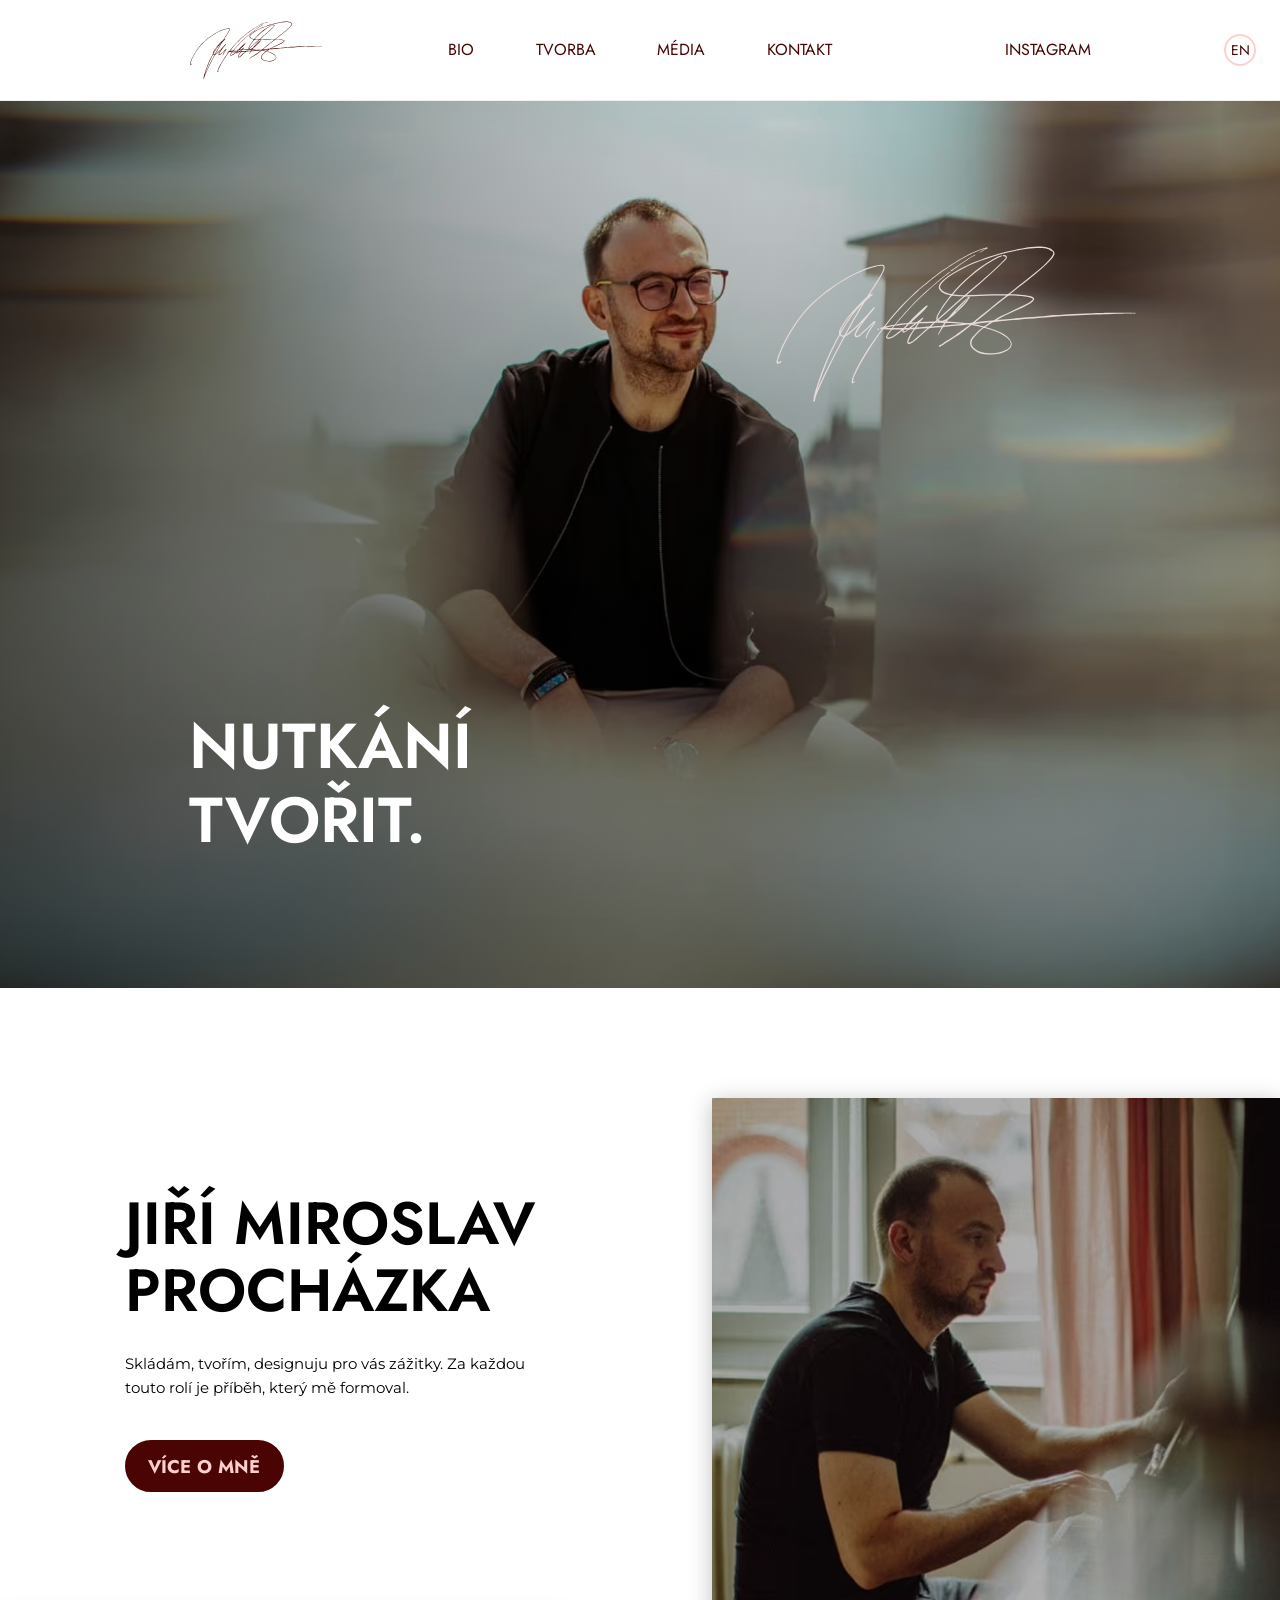
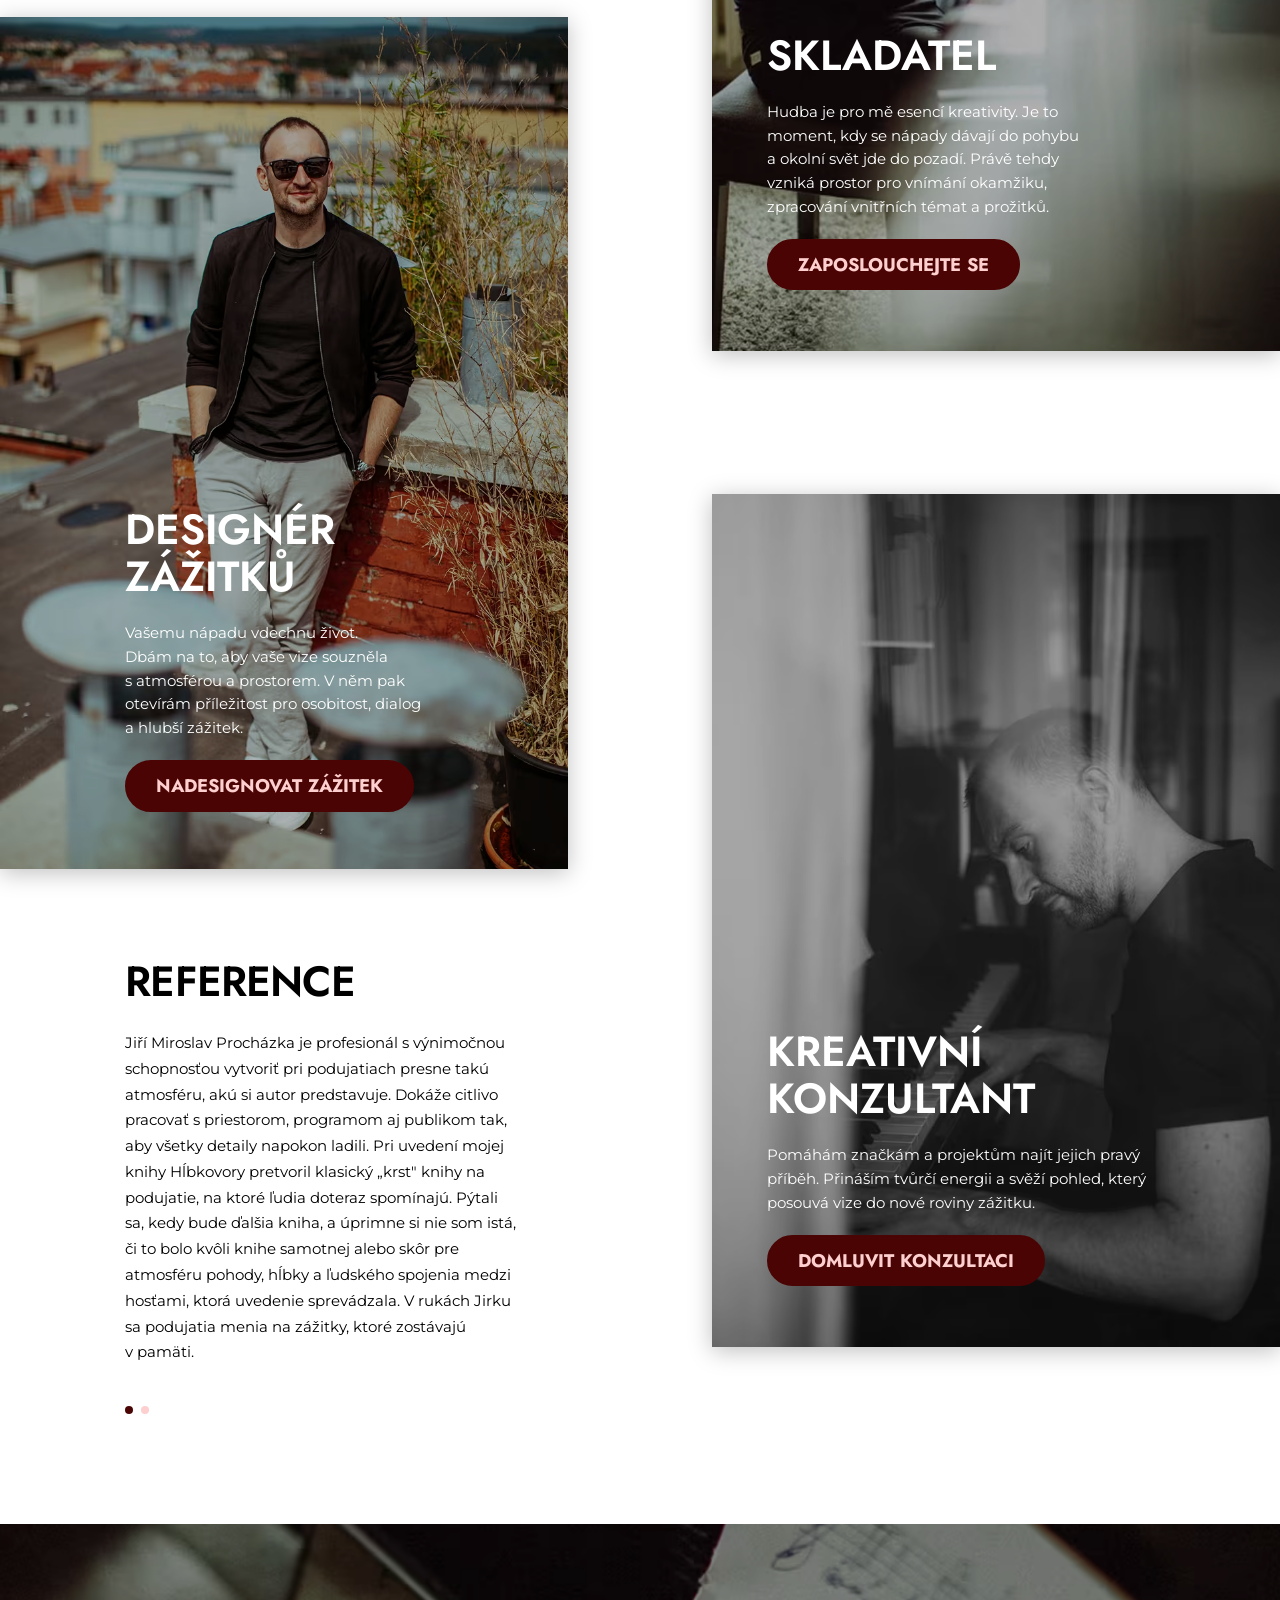
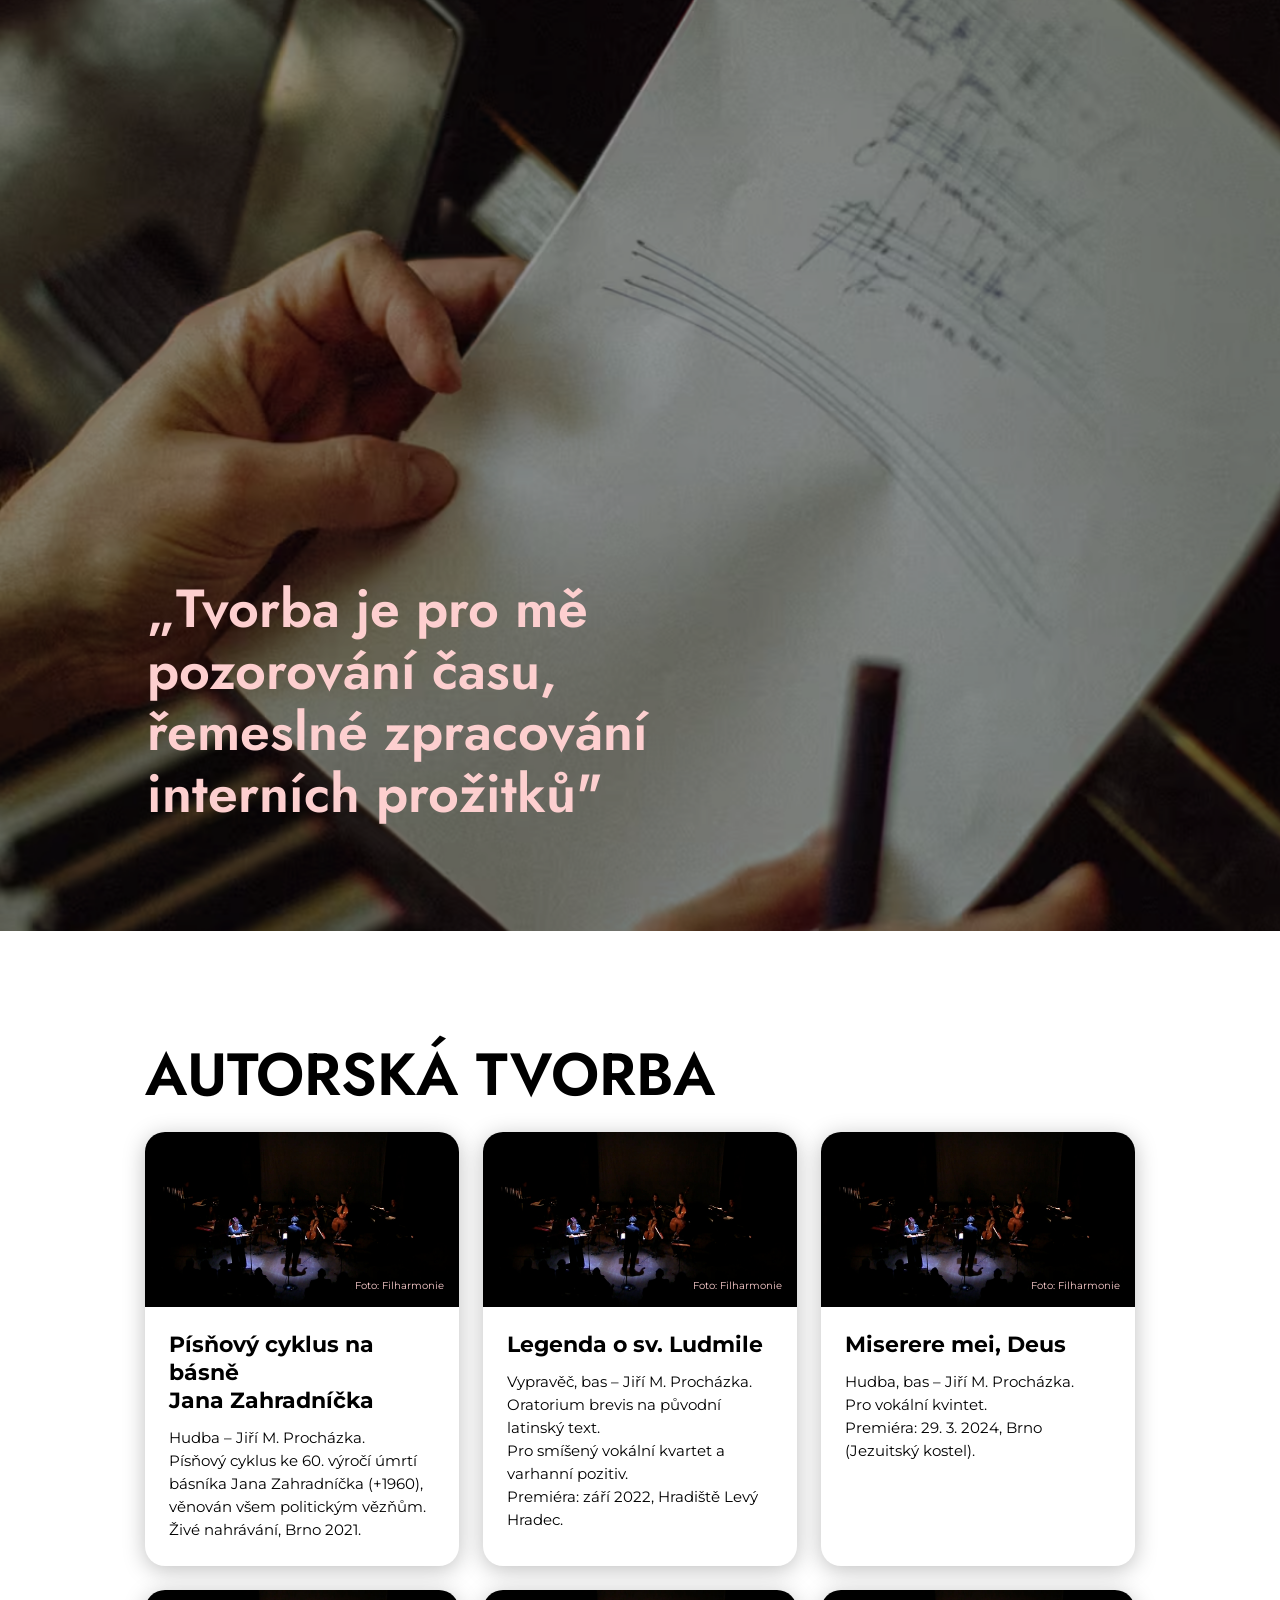
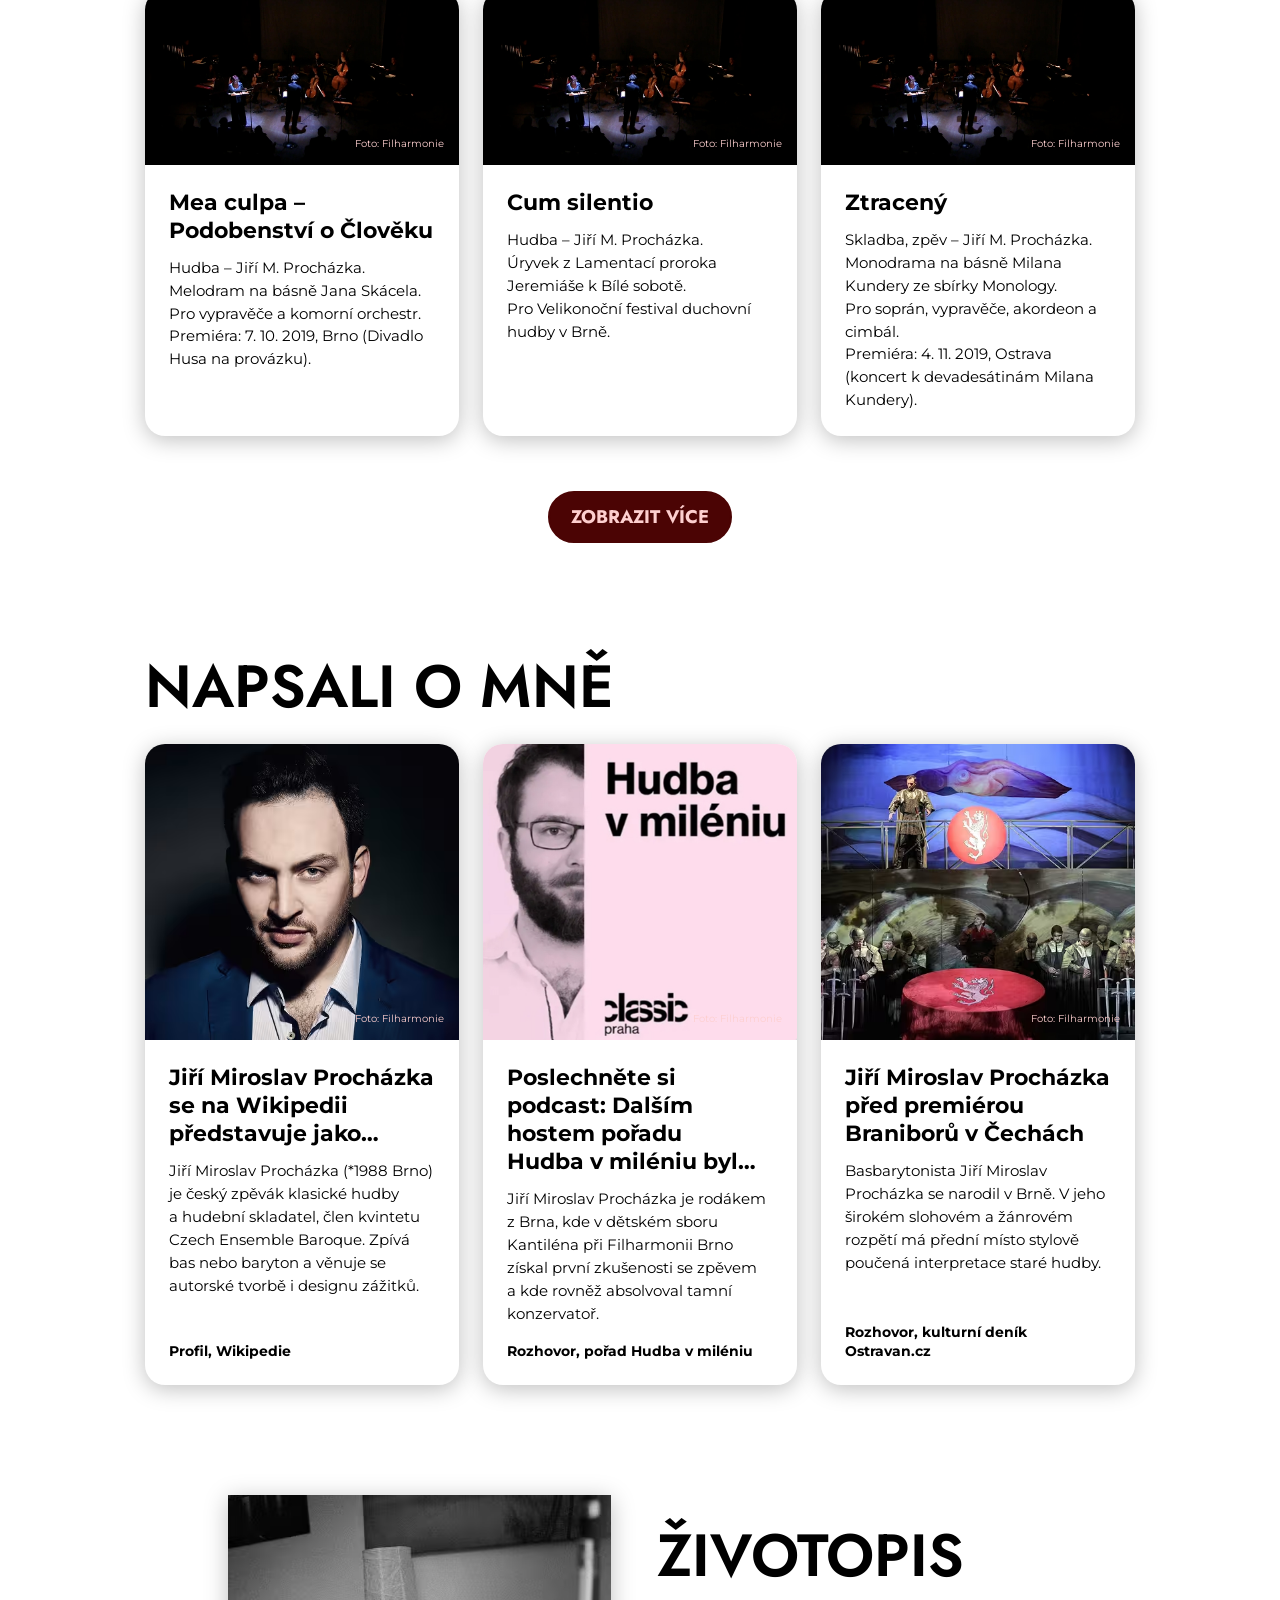
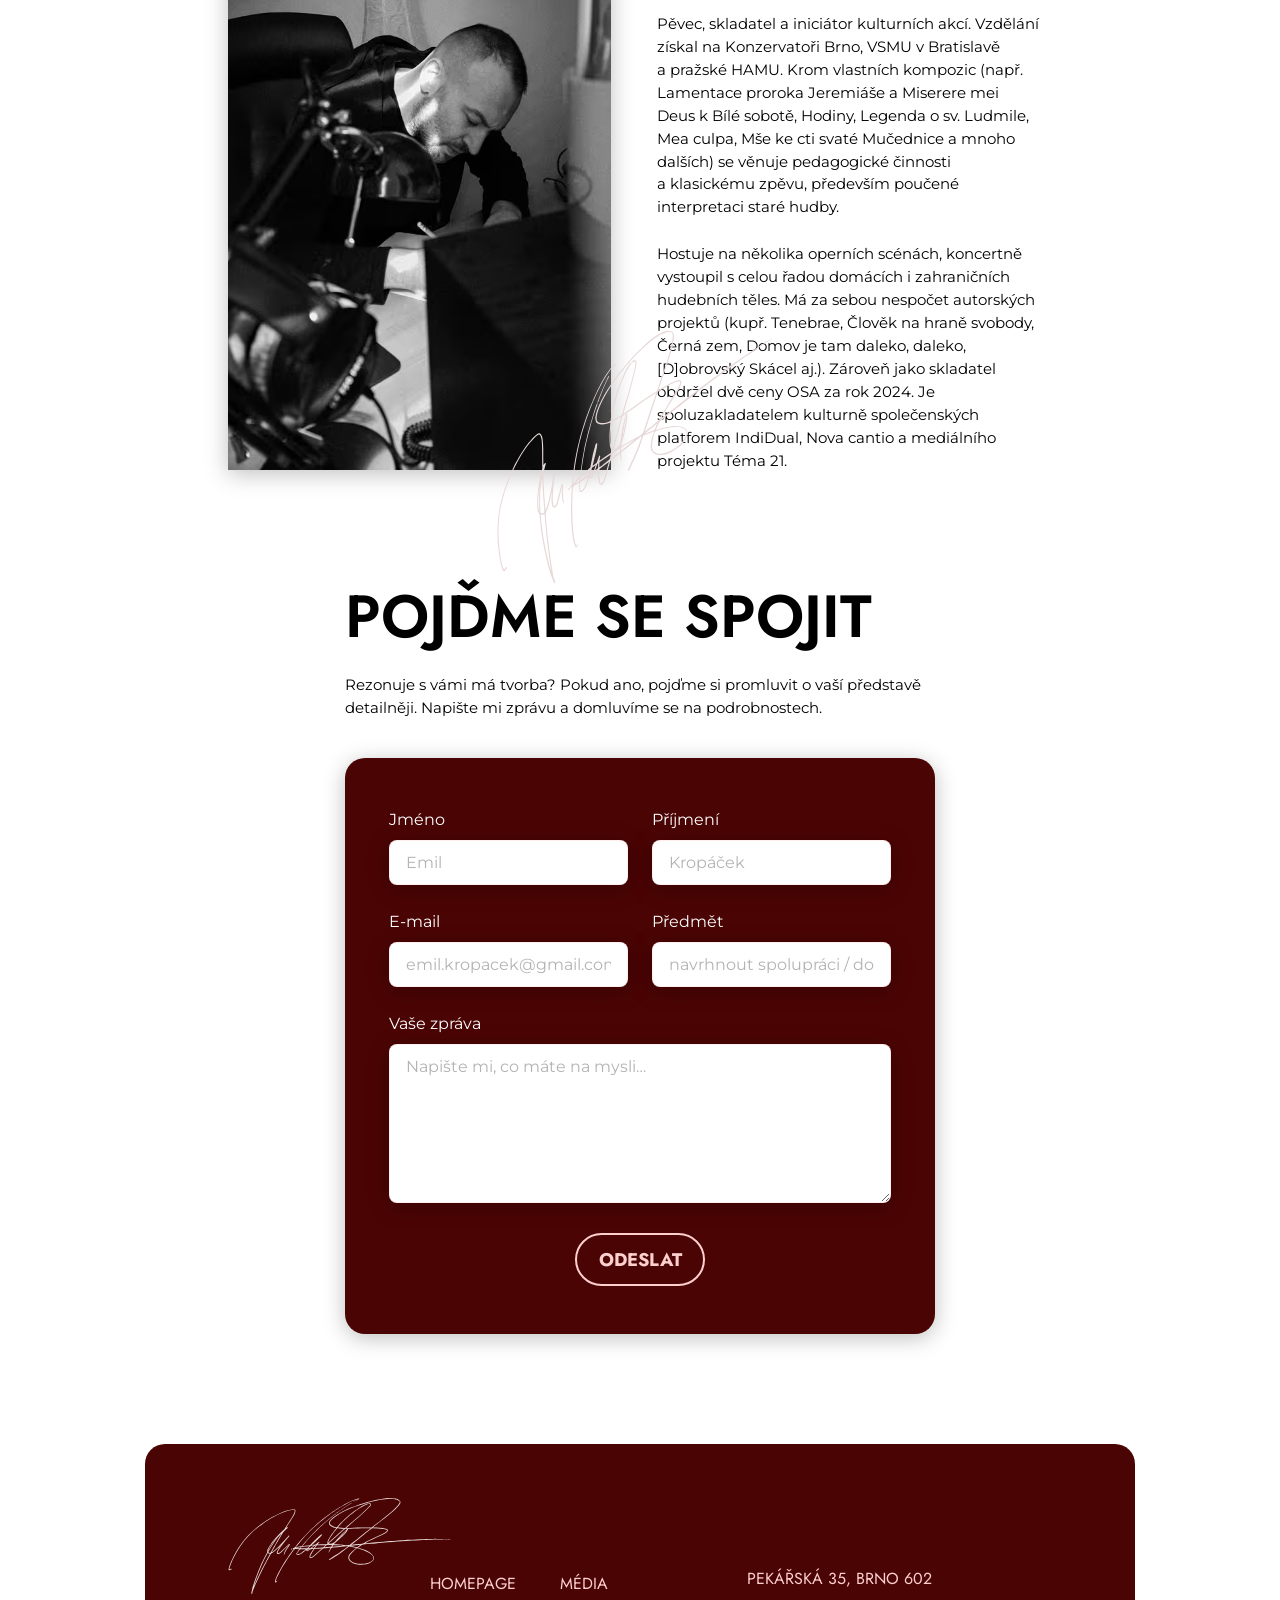
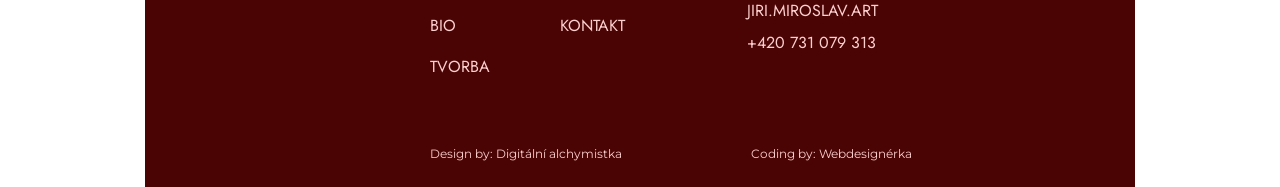
<file: index.html>
﻿<!DOCTYPE html>
<html lang="cs">
<head>
    <meta charset="UTF-8">
    <meta name="viewport" content="width=device-width, initial-scale=1.0">

    <!-- ===== SEO ===== -->
    <title>Jiří Miroslav Procházka – Skladatel &amp; Designér zážitků</title>
    <meta name="description" content="Jiří Miroslav Procházka – pěvec, skladatel a designér zážitků z Brna. Skládám, tvořím a designuju pro vás zážitky, které zůstávají v paměti.">
    <link rel="canonical" href="https://www.jiriprochazka.cz/">
    <meta name="robots" content="noindex, nofollow">

    <!-- ===== OPEN GRAPH ===== -->
    <meta property="og:type" content="website">
    <meta property="og:url" content="https://www.jiriprochazka.cz/">
    <meta property="og:title" content="Jiří Miroslav Procházka – Skladatel &amp; Designér zážitků">
    <meta property="og:description" content="Skládám, tvořím a designuju pro vás zážitky, které zůstávají v paměti.">
    <meta property="og:image" content="https://www.jiriprochazka.cz/Obrazky/jiri-miroslav-prochazka-hero.jpg">
    <meta property="og:locale" content="cs_CZ">
    <meta property="og:locale:alternate" content="en_US">

    <!-- ===== TWITTER CARD ===== -->
    <meta name="twitter:card" content="summary_large_image">
    <meta name="twitter:title" content="Jiří Miroslav Procházka – Skladatel &amp; Designér zážitků">
    <meta name="twitter:description" content="Skládám, tvořím a designuju pro vás zážitky, které zůstávají v paměti.">
    <meta name="twitter:image" content="https://www.jiriprochazka.cz/Obrazky/jiri-miroslav-prochazka-hero.jpg">

    <!-- ===== HREFLANG ===== -->
    <link rel="alternate" hreflang="cs" href="https://www.jiriprochazka.cz/">
    <link rel="alternate" hreflang="en" href="https://www.jiriprochazka.cz/en/">
    <link rel="alternate" hreflang="x-default" href="https://www.jiriprochazka.cz/">

    <!-- ===== FAVICON ===== -->
    <link rel="icon" type="image/svg+xml" href="Obrazky/Favicona-jiri.svg">

    <!-- ===== PRELOAD HERO IMAGE ===== -->
    <link rel="preload" as="image" href="Obrazky/jiri-miroslav-prochazka-hero-mobil.jpg" media="(max-width: 1023px)" fetchpriority="high">
    <link rel="preload" as="image" href="Obrazky/jiri-miroslav-prochazka-hero.avif" type="image/avif" media="(min-width: 1024px)" fetchpriority="high">

    <!-- ===== FONTS ===== -->
    <link rel="preconnect" href="https://fonts.googleapis.com">
    <link rel="preconnect" href="https://fonts.gstatic.com" crossorigin>
    <link href="https://fonts.googleapis.com/css2?family=Jost:wght@400;600;700&family=Montserrat:wght@400;700&display=swap&subset=latin,latin-ext" rel="stylesheet">

    <!-- ===== CSS ===== -->
    <link rel="stylesheet" href="css/style.css">

    <!-- ===== STRUCTURED DATA – Person ===== -->
    <script type="application/ld+json">
    {
        "@context": "https://schema.org",
        "@type": "Person",
        "name": "Jiří Miroslav Procházka",
        "alternateName": "Jiří M. Procházka",
        "jobTitle": "Skladatel, pěvec, designér zážitků",
        "description": "Pěvec, skladatel a iniciátor kulturních akcí. Vzdělání získal na Konzervatoři Brno, VŠMU v Bratislavě a pražské HAMU.",
        "url": "https://www.jiriprochazka.cz/",
        "image": "https://www.jiriprochazka.cz/Obrazky/jiri-miroslav-prochazka-hero.jpg",
        "birthDate": "1988",
        "birthPlace": {
            "@type": "Place",
            "name": "Brno, Česká republika"
        }
    }
    </script>
</head>

<body>

    <!-- Přeskočit na obsah (přístupnost) -->
    <a href="#main-content" class="skip-link">Přeskočit na obsah</a>

    <!-- ================================================================
         HEADER / NAVIGACE
         ================================================================ -->
    <header class="site-header" role="banner" id="site-header">
        <div class="nav container">

            <!-- Logo – jen na mobilu -->
            <a href="/" class="nav__logo" aria-label="Jiří Miroslav Procházka – přejít na úvodní stránku">
                <img src="Obrazky/jiri-podpis-menu-mobil.svg"
                     alt="Jiří Miroslav Procházka"
                     class="nav__logo-img"
                     width="157" height="69">
            </a>

            <!-- Hlavní navigace – střed na desktopu -->
            <nav aria-label="Hlavní navigace">
                <ul class="nav__menu" id="nav-menu" role="list">
                    <li class="nav__menu-item"><a href="/#bio">Bio</a></li>
                    <li class="nav__menu-item"><a href="/#autorska-tvorba">Tvorba</a></li>
                    <li class="nav__menu-item"><a href="/#napsali-o-mne">Média</a></li>
                    <li class="nav__menu-item"><a href="/#kontakt">Kontakt</a></li>
                </ul>
            </nav>

            <!-- Pravá část: Instagram (desktop) + hamburger (mobile) -->
            <div class="nav__right">
                <a href="https://www.instagram.com/jmprochazka_official/" class="nav__instagram" target="_blank" rel="noopener noreferrer">Instagram</a>
                <button class="nav__toggle"
                        type="button"
                        aria-expanded="false"
                        aria-controls="mobile-menu"
                        aria-label="Otevřít hlavní menu">
                    <span class="nav__toggle-bar" aria-hidden="true"></span>
                    <span class="nav__toggle-bar" aria-hidden="true"></span>
                </button>
            </div>

        </div>

        <!-- EN – mimo container, pravý horní roh -->
        <a href="/en/"
           class="nav__lang-link"
           hreflang="en"
           lang="en"
           aria-label="English version">EN</a>

    </header>

    <!-- ================================================================
         MOBILNÍ MENU OVERLAY
         ================================================================ -->
    <div class="mobile-menu"
         id="mobile-menu"
         role="dialog"
         aria-modal="true"
         aria-label="Navigační menu"
         aria-hidden="true">

        <div class="mobile-menu__top">
            <button class="mobile-menu__close"
                    type="button"
                    aria-label="Zavřít menu">
                <span class="mobile-menu__close-bar" aria-hidden="true"></span>
                <span class="mobile-menu__close-bar" aria-hidden="true"></span>
            </button>
        </div>

        <a href="/" class="mobile-menu__logo" aria-label="Jiří Miroslav Procházka – přejít na úvodní stránku">
            <img src="Obrazky/podpis-rozbal-menu-mobile.svg"
                 alt="Jiří Miroslav Procházka"
                 width="219" height="97">
        </a>

        <nav class="mobile-menu__nav" aria-label="Mobilní navigace">
            <ul role="list">
                <li><a href="/#bio">Bio</a></li>
                <li><a href="/#autorska-tvorba">Tvorba</a></li>
                <li><a href="/#napsali-o-mne">Média</a></li>
                <li><a href="/#kontakt">Kontakt</a></li>
            </ul>
        </nav>

        <div class="mobile-menu__footer">
            <a href="https://www.instagram.com/jmprochazka_official/"
               class="mobile-menu__instagram"
               target="_blank"
               rel="noopener noreferrer">Instagram</a>
            <a href="/en/"
               class="mobile-menu__lang"
               hreflang="en"
               lang="en"
               aria-label="English version">EN</a>
        </div>

    </div>

    <!-- ================================================================
         HLAVNÍ OBSAH
         ================================================================ -->
    <main id="main-content">

        <!-- ============================================================
             SEKCE 1 – HERO
             ============================================================ -->
        <section class="hero" aria-label="Úvodní sekce">

            <!-- Fotografie na pozadí -->
            <div class="hero__media" aria-hidden="true">
                <picture>
                    <!-- Mobilní fotografie (do 1023px) –  jpg -->
                    <source media="(max-width: 1023px)" srcset="Obrazky/jiri-miroslav-prochazka-hero-mobil.jpg">
                    <!-- Desktopová fotografie (od 1024px) -->
                    <source srcset="Obrazky/jiri-miroslav-prochazka-hero.avif" type="image/avif">
                    <img src="Obrazky/jiri-miroslav-prochazka-hero.jpg"
                         alt=""
                         class="hero__image"
                         fetchpriority="high"
                         decoding="auto">
                </picture>
                <div class="hero__overlay"></div>
                <img src="Obrazky/podpis-hero.svg"
                     alt=""
                     class="hero__signature"
                     aria-hidden="true"
                     width="545"
                     height="240">
            </div>

            <!-- Textový obsah -->
            <div class="hero__content container">
                <h1 class="hero__title">nutkání<br>tvořit.</h1>
            </div>

        </section>

        <!-- ============================================================
             SEKCE 2 – ROLE
             ============================================================ -->
        <section class="roles" id="bio" aria-label="Jiří Miroslav Procházka – role a zaměření">
            <div class="roles__grid">

                <!-- Levý sloupec -->
                <div class="roles__col-left">
                    <!-- Blok 1: Úvod -->
                    <div class="roles__intro">
                        <h2 class="roles__intro-title">Jiří Miroslav<br>Procházka</h2>
                        <p class="roles__intro-text">Skládám, tvořím, designuju pro&nbsp;vás zážitky. Za&nbsp;každou touto rolí je&nbsp;příběh, který mě&nbsp;formoval.</p>
                        <a href="#zivotopis" class="btn">Více o&nbsp;mně</a>
                    </div>

                    <!-- Karta: Designér zážitků (desktop: levý sloupec dole) -->
                    <article class="roles__card roles__card--designer" data-animate="from-left" aria-label="Designér zážitků">
                        <div class="roles__card-media">
                            <picture>
                                <source srcset="Obrazky/designer-zazitku-jiri-prochazka.avif" type="image/avif">
                                <img src="Obrazky/designer-zazitku-jiri-prochazka.jpg"
                                     alt="Jiří Miroslav Procházka – designér zážitků"
                                     class="roles__card-img"
                                     loading="lazy" decoding="async">
                            </picture>
                            <div class="roles__card-overlay" aria-hidden="true"></div>
                        </div>
                        <div class="roles__card-content">
                            <h2 class="roles__card-title">Designér<br>zážitků</h2>
                            <p class="roles__card-text">Vašemu nápadu vdechnu život.<br class="br-desktop"> Dbám na&nbsp;to, aby vaše vize souzněla s&nbsp;atmosférou a&nbsp;prostorem. V&nbsp;něm pak otevírám příležitost pro osobitost, dialog a&nbsp;hlubší zážitek.</p>
                            <a href="designer-zazitku.html" class="btn">Nadesignovat zážitek</a>
                        </div>
                    </article>

                    <!-- Reference slider -->
                    <div class="roles__reference" data-animate="from-left">
                        <h2 class="roles__reference-title">Reference</h2>
                        <div class="roles__reference-slider">
                            <div class="roles__reference-track">

                                <blockquote class="roles__reference-slide">
                                    <p class="roles__reference-text">Jiří Miroslav Procházka je profesionál s&nbsp;výnimočnou schopnosťou vytvoriť pri podujatiach presne takú atmosféru, akú si autor predstavuje. Dokáže citlivo pracovať s&nbsp;priestorom, programom aj publikom tak, aby všetky detaily napokon ladili. Pri uvedení mojej knihy Hĺbkovory pretvoril klasický „krst" knihy na podujatie, na ktoré ľudia doteraz spomínajú. Pýtali sa, kedy bude ďalšia kniha, a&nbsp;úprimne si nie som istá, či to bolo kvôli knihe samotnej alebo skôr pre atmosféru pohody, hĺbky a&nbsp;ľudského spojenia medzi hosťami, ktorá uvedenie sprevádzala. V&nbsp;rukách Jirku sa podujatia menia na zážitky, ktoré zostávajú v&nbsp;pamäti.</p>
                                    <footer class="roles__reference-footer">
                                        <cite class="roles__reference-author">Iva Mrvová, reportérka a akademička</cite>
                                    </footer>
                                </blockquote>

                                <blockquote class="roles__reference-slide" aria-hidden="true">
                                    <p class="roles__reference-text">Navštívila jsem koncert, kde zazněla skladba J.&nbsp;M.&nbsp;Procházky Miserere mei Deus. Aniž bych znala kontext skladby, překlad textu, vybavil se mi okamžik prosincového odpoledne 21.&nbsp;12.&nbsp;2023. Odcházela jsem z&nbsp;práce, nemocnice. Z&nbsp;práce vidím centrum Prahy jak na dlani. Už jsem věděla, že se něco stalo. Celé centrum Prahy modře blikalo, majáky vozidel IZS. Hlavní město spustilo traumaplán. Vracela jsem se do&nbsp;práce a&nbsp;čekala, zda budeme i&nbsp;my, v&nbsp;menší nemocnici potřeba. V&nbsp;šoku, ty lidi šly jen do&nbsp;školy. Trochu síla, co všechno člověku dokáže hudba vyvolat za vzpomínky, souvislosti. Program koncertu jsem si důkladněji přečetla až&nbsp;později a&nbsp;zamrazilo mne podruhé. Ta skladba bylo tomu určená, aby tohle připomínala, památka obětí. Funguje, připomíná, aniž by člověk dopředu tušil. Poklona autorovi, jeho skladba funguje, až neuvěřitelně hluboce. Připomíná to, co bychom možná rádi zapomněli, ale zapomenout nesmíme!</p>
                                    <footer class="roles__reference-footer">
                                        <cite class="roles__reference-author">Kateřina (zdravotní sestra), návštěvnice koncertu</cite>
                                    </footer>
                                </blockquote>

                            </div>
                        </div>
                        <nav class="roles__reference-dots" aria-label="Navigace referencí">
                            <button class="roles__reference-dot roles__reference-dot--active"
                                    aria-label="Reference 1 z 2"
                                    data-index="0"></button>
                            <button class="roles__reference-dot"
                                    aria-label="Reference 2 z 2"
                                    data-index="1"></button>
                        </nav>
                    </div>

                </div>

                <!-- Pravý sloupec -->
                <div class="roles__col-right">
                    <!-- Karta: Skladatel (desktop: pravý sloupec nahoře) -->
                    <article class="roles__card roles__card--skladatel" data-animate="from-right" aria-label="Skladatel">
                        <div class="roles__card-media">
                            <picture>
                                <source srcset="Obrazky/skladatel-jiri-prochazka.avif" type="image/avif">
                                <img src="Obrazky/skladatel-jiri-prochazka.jpg"
                                     alt="Jiří Miroslav Procházka – skladatel"
                                     class="roles__card-img"
                                     loading="lazy" decoding="async">
                            </picture>
                            <div class="roles__card-overlay" aria-hidden="true"></div>
                        </div>
                        <div class="roles__card-content">
                            <h2 class="roles__card-title">Skladatel</h2>
                            <p class="roles__card-text">Hudba je pro mě esencí kreativity. Je to moment, kdy se nápady dávají do pohybu a&nbsp;okolní svět jde do pozadí. Právě tehdy vzniká prostor pro vnímání okamžiku, zpracování vnitřních témat a&nbsp;prožitků.</p>
                            <a href="#autorska-tvorba" class="btn">Zaposlouchejte se</a>
                        </div>
                    </article>

                    <!-- Karta: Kreativní konzultant (desktop: pravý sloupec dole) -->
                    <article class="roles__card roles__card--konzultant" data-animate="from-right" aria-label="Kreativní konzultant">
                        <div class="roles__card-media">
                            <picture>
                                <source srcset="Obrazky/kreativni-konzultant-jiri-prochazka.avif" type="image/avif">
                                <img src="Obrazky/kreativni-konzultant-jiri-prochazka.jpg"
                                     alt="Jiří Miroslav Procházka – kreativní konzultant"
                                     class="roles__card-img"
                                     loading="lazy" decoding="async">
                            </picture>
                            <div class="roles__card-overlay" aria-hidden="true"></div>
                        </div>
                        <div class="roles__card-content">
                            <h2 class="roles__card-title">Kreativní<br>konzultant</h2>
                            <p class="roles__card-text">Pomáhám značkám a&nbsp;projektům najít jejich pravý příběh. Přináším tvůrčí energii a&nbsp;svěží pohled, který posouvá vize do&nbsp;nové roviny zážitku.</p>
                            <a href="kontakt.html" class="btn">Domluvit konzultaci</a>
                        </div>
                    </article>
                </div>

            </div>
        </section>

        <!-- ============================================================
             SEKCE 3 – CITÁT S PARALLAX FOTOGRAFIÍ
             ============================================================ -->
        <section class="quote-section" aria-label="Citát – Tvorba je pro mě pozorování času">
            <div class="quote-section__parallax" aria-hidden="true">
                <picture>
                    <source srcset="Obrazky/tvorba-jiri-prochazka.avif" type="image/avif">
                    <img src="Obrazky/tvorba-jiri-prochazka.jpg"
                         alt=""
                         class="quote-section__img"
                         loading="lazy" decoding="async">
                </picture>
            </div>
            <div class="quote-section__overlay" aria-hidden="true"></div>
            <div class="quote-section__content">
                <blockquote class="quote-section__quote">
                    <p>„Tvorba je pro&nbsp;mě<br>
                    pozorování času,<br>
                    řemeslné zpracování<br>
                    interních prožitků"</p>
                </blockquote>
            </div>
        </section>

        <!-- ============================================================
             SEKCE 4 – AUTORSKÁ TVORBA
             ============================================================ -->
        <section class="works" id="autorska-tvorba" aria-label="Autorská tvorba – Jiří Miroslav Procházka">

            <h2 class="works__title">Autorská tvorba</h2>

                <div class="works__grid">

                    <!-- Karta 1 -->
                    <article class="works__card">
                        <a href="https://www.youtube.com/watch?v=ylLNWgmxam4&list=RDylLNWgmxam4&start_radio=1"
                           target="_blank"
                           rel="noopener noreferrer"
                           class="works__card-link"
                           aria-label="Poslechnout Písňový cyklus na básně Jana Zahradníčka na YouTube (otevře se v novém okně)">
                            <div class="works__card-media">
                                <picture>
                                    <img src="Obrazky/nahled-autorska-tvorba-jan-prochazka.jpg"
                                         alt="Písňový cyklus na básně Jana Zahradníčka – živé nahrávání, Brno 2021"
                                         class="works__card-img"
                                         loading="lazy" decoding="async">
                                </picture>
                                <span class="works__card-credit" aria-hidden="true">Foto: Filharmonie</span>
                            </div>
                            <div class="works__card-body">
                                <h3 class="works__card-title">Písňový cyklus na básně Jana&nbsp;Zahradníčka</h3>
                                <p class="works__card-text">Hudba – Jiří M. Procházka.<br>
                                Písňový cyklus ke 60. výročí úmrtí básníka Jana Zahradníčka (+1960), věnován všem politickým vězňům.<br>
                                Živé nahrávání, Brno 2021.</p>
                            </div>
                        </a>
                    </article>

                    <!-- Karta 2 -->
                    <article class="works__card">
                        <a href="https://www.youtube.com/watch?v=hShjY383z3U&list=RDhShjY383z3U&start_radio=1&t=618s"
                           target="_blank"
                           rel="noopener noreferrer"
                           class="works__card-link"
                           aria-label="Poslechnout Legenda o sv. Ludmile na YouTube (otevře se v novém okně)">
                            <div class="works__card-media">
                                <picture>
                                    <img src="Obrazky/nahled-autorska-tvorba-jan-prochazka.jpg"
                                         alt="Legenda o sv. Ludmile – oratorium brevis, Hradiště Levý Hradec 2022"
                                         class="works__card-img"
                                         loading="lazy" decoding="async">
                                </picture>
                                <span class="works__card-credit" aria-hidden="true">Foto: Filharmonie</span>
                            </div>
                            <div class="works__card-body">
                                <h3 class="works__card-title">Legenda o&nbsp;sv.&nbsp;Ludmile</h3>
                                <p class="works__card-text">Vypravěč, bas – Jiří M. Procházka.<br>
                                Oratorium brevis na původní latinský text.<br>
                                Pro smíšený vokální kvartet a varhanní pozitiv.<br>
                                Premiéra: září 2022, Hradiště Levý Hradec.</p>
                            </div>
                        </a>
                    </article>

                    <!-- Karta 3 -->
                    <article class="works__card">
                        <a href="https://www.youtube.com/watch?v=DuPQkFlknCk&list=RDDuPQkFlknCk&start_radio=1"
                           target="_blank"
                           rel="noopener noreferrer"
                           class="works__card-link"
                           aria-label="Poslechnout Miserere mei, Deus na YouTube (otevře se v novém okně)">
                            <div class="works__card-media">
                                <picture>
                                    <img src="Obrazky/nahled-autorska-tvorba-jan-prochazka.jpg"
                                         alt="Miserere mei, Deus – vokální kvintet, Brno 2024"
                                         class="works__card-img"
                                         loading="lazy" decoding="async">
                                </picture>
                                <span class="works__card-credit" aria-hidden="true">Foto: Filharmonie</span>
                            </div>
                            <div class="works__card-body">
                                <h3 class="works__card-title">Miserere mei, Deus</h3>
                                <p class="works__card-text">Hudba, bas – Jiří M. Procházka.<br>
                                Pro vokální kvintet.<br>
                                Premiéra: 29. 3. 2024, Brno (Jezuitský kostel).</p>
                            </div>
                        </a>
                    </article>

                    <!-- Karta 4 -->
                    <article class="works__card">
                        <a href="https://www.youtube.com/watch?v=DEVUv9kQMms&list=RDDEVUv9kQMms&index=1"
                           target="_blank"
                           rel="noopener noreferrer"
                           class="works__card-link"
                           aria-label="Poslechnout Mea culpa – Podobenství o Člověku na YouTube (otevře se v novém okně)">
                            <div class="works__card-media">
                                <picture>
                                    <img src="Obrazky/nahled-autorska-tvorba-jan-prochazka.jpg"
                                         alt="Mea culpa – Podobenství o Člověku, Brno 2019"
                                         class="works__card-img"
                                         loading="lazy" decoding="async">
                                </picture>
                                <span class="works__card-credit" aria-hidden="true">Foto: Filharmonie</span>
                            </div>
                            <div class="works__card-body">
                                <h3 class="works__card-title">Mea culpa – Podobenství o&nbsp;Člověku</h3>
                                <p class="works__card-text">Hudba – Jiří M. Procházka.<br>
                                Melodram na básně Jana Skácela.<br>
                                Pro vypravěče a komorní orchestr.<br>
                                Premiéra: 7. 10. 2019, Brno (Divadlo Husa na provázku).</p>
                            </div>
                        </a>
                    </article>

                    <!-- Karta 5 -->
                    <article class="works__card">
                        <a href="https://www.youtube.com/watch?v=HlZjPFUtY80&list=RDHlZjPFUtY80&start_radio=1"
                           target="_blank"
                           rel="noopener noreferrer"
                           class="works__card-link"
                           aria-label="Poslechnout Cum silentio na YouTube (otevře se v novém okně)">
                            <div class="works__card-media">
                                <picture>
                                    <img src="Obrazky/nahled-autorska-tvorba-jan-prochazka.jpg"
                                         alt="Cum silentio – Lamentace proroka Jeremiáše, Velikonoční festival Brno"
                                         class="works__card-img"
                                         loading="lazy" decoding="async">
                                </picture>
                                <span class="works__card-credit" aria-hidden="true">Foto: Filharmonie</span>
                            </div>
                            <div class="works__card-body">
                                <h3 class="works__card-title">Cum silentio</h3>
                                <p class="works__card-text">Hudba – Jiří M. Procházka.<br>
                                Úryvek z Lamentací proroka Jeremiáše k Bílé sobotě.<br>
                                Pro Velikonoční festival duchovní hudby v Brně.</p>
                            </div>
                        </a>
                    </article>

                    <!-- Karta 6 -->
                    <article class="works__card">
                        <a href="https://www.youtube.com/watch?v=JfKPjBRDrnE&list=RDJfKPjBRDrnE&start_radio=1"
                           target="_blank"
                           rel="noopener noreferrer"
                           class="works__card-link"
                           aria-label="Poslechnout Ztracený na YouTube (otevře se v novém okně)">
                            <div class="works__card-media">
                                <picture>
                                    <img src="Obrazky/nahled-autorska-tvorba-jan-prochazka.jpg"
                                         alt="Ztracený – monodrama na básně Milana Kundery, Ostrava 2019"
                                         class="works__card-img"
                                         loading="lazy" decoding="async">
                                </picture>
                                <span class="works__card-credit" aria-hidden="true">Foto: Filharmonie</span>
                            </div>
                            <div class="works__card-body">
                                <h3 class="works__card-title">Ztracený</h3>
                                <p class="works__card-text">Skladba, zpěv – Jiří M. Procházka.<br>
                                Monodrama na básně Milana Kundery ze sbírky Monology.<br>
                                Pro soprán, vypravěče, akordeon a cimbál.<br>
                                Premiéra: 4. 11. 2019, Ostrava (koncert k devadesátinám Milana Kundery).</p>
                            </div>
                        </a>
                    </article>

                </div><!-- /.works__grid -->

                <div class="works__cta">
                    <a href="seznam-tvorby.html" class="btn">Zobrazit více</a>
                </div>

        </section>

        <!-- ============================================================
             SEKCE 5 – NAPSALI O MNĚ
             ============================================================ -->
        <section class="works" id="napsali-o-mne" aria-label="Napsali o mně – Jiří Miroslav Procházka">

            <h2 class="works__title">Napsali o&nbsp;mně</h2>

            <div class="works__grid">

                <!-- Karta 1 – Wikipedie -->
                <article class="works__card">
                    <a href="https://cs.wikipedia.org/wiki/Ji%C5%99%C3%AD_Miroslav_Proch%C3%A1zka"
                       target="_blank"
                       rel="noopener noreferrer"
                       class="works__card-link"
                       aria-label="Číst profil Jiřího Miroslava Procházky na Wikipedii (otevře se v novém okně)">
                        <div class="works__card-media">
                            <picture>
                                <source srcset="Obrazky/napsali-o-mne-jan-prochazka.avif" type="image/avif">
                                <img src="Obrazky/napsali-o-mne-jan-prochazka.jpg"
                                     alt="Jiří Miroslav Procházka – portrétní fotografie"
                                     class="works__card-img"
                                     loading="lazy"
                                     decoding="async">
                            </picture>
                            <span class="works__card-credit" aria-hidden="true">Foto: Filharmonie</span>
                        </div>
                        <div class="works__card-body">
                            <h3 class="works__card-title">Jiří Miroslav Procházka se na&nbsp;Wikipedii představuje jako…</h3>
                            <p class="works__card-text">Jiří Miroslav Procházka (*1988 Brno) je český zpěvák klasické hudby a&nbsp;hudební skladatel, člen kvintetu Czech Ensemble Baroque. Zpívá bas nebo baryton a&nbsp;věnuje se autorské tvorbě i&nbsp;designu zážitků.</p>
                            <p class="works__card-source">Profil, Wikipedie</p>
                        </div>
                    </a>
                </article>

                <!-- Karta 2 – Hudba v miléniu -->
                <article class="works__card">
                    <a href="https://podcasty.seznam.cz/podcast/hudba-v-mileniu/dalsim-hostem-poradu-hudba-v-mileniu-je-zpevak-a-skladatel-jiri-miroslav-prochazka-351249"
                       target="_blank"
                       rel="noopener noreferrer"
                       class="works__card-link"
                       aria-label="Poslechnout rozhovor s Jiřím Miroslavem Procházkou v pořadu Hudba v miléniu (otevře se v novém okně)">
                        <div class="works__card-media">
                            <picture>
                                <img src="Obrazky/rozhovor-hudba-v-mileniu-jan-prochazka.jpg"
                                     alt="Rozhovor s Jiřím Miroslavem Procházkou v pořadu Hudba v miléniu"
                                     class="works__card-img"
                                     loading="lazy"
                                     decoding="async">
                            </picture>
                            <span class="works__card-credit" aria-hidden="true">Foto: Filharmonie</span>
                        </div>
                        <div class="works__card-body">
                            <h3 class="works__card-title">Poslechněte si podcast: Dalším hostem pořadu Hudba&nbsp;v&nbsp;miléniu byl…</h3>
                            <p class="works__card-text">Jiří Miroslav Procházka je rodákem z&nbsp;Brna, kde v&nbsp;dětském sboru Kantiléna při Filharmonii Brno získal první zkušenosti se zpěvem a&nbsp;kde rovněž absolvoval tamní konzervatoř.</p>
                            <p class="works__card-source">Rozhovor, pořad Hudba v&nbsp;miléniu</p>
                        </div>
                    </a>
                </article>

                <!-- Karta 3 – Ostravan.cz -->
                <article class="works__card">
                    <a href="https://www.ostravan.cz/83798/jiri-miroslav-prochazka-pred-premierou-braniboru-v-cechach-pro-kazdou-umeleckou-evoluci-je-nezbytna-diskuse/"
                       target="_blank"
                       rel="noopener noreferrer"
                       class="works__card-link"
                       aria-label="Číst rozhovor s Jiřím Miroslavem Procházkou na Ostravan.cz (otevře se v novém okně)">
                        <div class="works__card-media">
                            <picture>
                                <source srcset="Obrazky/premiera-branibor-jiri-prochazka.avif" type="image/avif">
                                <img src="Obrazky/premiera-branibor-jiri-prochazka.jpg"
                                     alt="Jiří Miroslav Procházka před premiérou Braniborů v Čechách"
                                     class="works__card-img"
                                     loading="lazy"
                                     decoding="async">
                            </picture>
                            <span class="works__card-credit" aria-hidden="true">Foto: Filharmonie</span>
                        </div>
                        <div class="works__card-body">
                            <h3 class="works__card-title">Jiří Miroslav Procházka před premiérou Braniborů v&nbsp;Čechách</h3>
                            <p class="works__card-text">Basbarytonista Jiří Miroslav Procházka se narodil v&nbsp;Brně. V&nbsp;jeho širokém slohovém a&nbsp;žánrovém rozpětí má přední místo stylově poučená interpretace staré hudby.</p>
                            <p class="works__card-source">Rozhovor, kulturní deník Ostravan.cz</p>
                        </div>
                    </a>
                </article>

            </div><!-- /.works__grid -->

        </section>

        <!-- ============================================================
             SEKCE 6 – ŽIVOTOPIS
             ============================================================ -->
        <section class="bio" id="zivotopis" aria-label="Životopis – Jiří Miroslav Procházka">
            <div class="bio__inner">

                <div class="bio__media">
                    <picture>
                        <source srcset="Obrazky/pevec-skladatel-jiri-prochazka.avif" type="image/avif">
                        <img src="Obrazky/pevec-skladatel-jiri-prochazka.jpg"
                             alt="Jiří Miroslav Procházka – pěvec a skladatel"
                             class="bio__img"
                             loading="lazy"
                             decoding="async">
                    </picture>
                    <img src="Obrazky/podpis-jiri-prochazka.svg"
                         alt=""
                         class="bio__signature"
                         aria-hidden="true">
                </div>

                <div class="bio__content">
                    <h2 class="bio__title">Životopis</h2>
                    <p class="bio__text">Pěvec, skladatel a&nbsp;iniciátor kulturních akcí. Vzdělání získal na Konzervatoři Brno, VSMU v&nbsp;Bratislavě a&nbsp;pražské HAMU. Krom vlastních kompozic (např. Lamentace proroka Jeremiáše a&nbsp;Miserere mei Deus k&nbsp;Bílé sobotě, Hodiny, Legenda o&nbsp;sv.&nbsp;Ludmile, Mea culpa, Mše ke cti svaté Mučednice a&nbsp;mnoho dalších) se věnuje pedagogické činnosti a&nbsp;klasickému zpěvu, především poučené interpretaci staré hudby.</p>
                    <p class="bio__text">Hostuje na několika operních scénách, koncertně vystoupil s&nbsp;celou řadou domácích i&nbsp;zahraničních hudebních těles. Má za sebou nespočet autorských projektů (kupř. Tenebrae, Člověk na hraně svobody, Černá zem, Domov je tam daleko, daleko, [D]obrovský Skácel aj.). Zároveň jako skladatel obdržel dvě ceny OSA za rok 2024. Je spoluzakladatelem kulturně společenských platforem IndiDual, Nova cantio a&nbsp;mediálního projektu Téma 21.</p>
                </div>

            </div>
        </section>

        <!-- ============================================================
             SEKCE 7 – KONTAKT
             ============================================================ -->
        <section class="contact" id="kontakt" aria-label="Kontaktní formulář – Pojďme se spojit">

            <h2 class="contact__title">Pojďme se&nbsp;spojit</h2>
            <p class="contact__intro">Rezonuje s&nbsp;vámi má tvorba? Pokud ano, pojďme si promluvit o&nbsp;vaší představě detailněji. Napište mi zprávu a&nbsp;domluvíme se na&nbsp;podrobnostech.</p>

            <form class="contact__form" action="#" method="post" novalidate>

                <div class="contact__row">
                    <div class="contact__field">
                        <label for="jmeno" class="contact__label">Jméno</label>
                        <input type="text" id="jmeno" name="jmeno" class="contact__input"
                               placeholder="Emil" autocomplete="given-name" required>
                    </div>
                    <div class="contact__field">
                        <label for="prijmeni" class="contact__label">Příjmení</label>
                        <input type="text" id="prijmeni" name="prijmeni" class="contact__input"
                               placeholder="Kropáček" autocomplete="family-name" required>
                    </div>
                </div>

                <div class="contact__row">
                    <div class="contact__field">
                        <label for="email" class="contact__label">E-mail</label>
                        <input type="email" id="email" name="email" class="contact__input"
                               placeholder="emil.kropacek@gmail.com" autocomplete="email" required>
                    </div>
                    <div class="contact__field">
                        <label for="predmet" class="contact__label">Předmět</label>
                        <input type="text" id="predmet" name="predmet" class="contact__input"
                               placeholder="navrhnout spolupráci / domluvit lekci">
                    </div>
                </div>

                <div class="contact__field">
                    <label for="zprava" class="contact__label">Vaše zpráva</label>
                    <textarea id="zprava" name="zprava" class="contact__textarea"
                              placeholder="Napište mi, co máte na mysli…" rows="7" required></textarea>
                </div>

                <div class="contact__cta">
                    <button type="submit" class="btn contact__submit">Odeslat</button>
                </div>

            </form>

        </section>

    </main>

    <!-- ================================================================
         PATIČKA
         ================================================================ -->
    <footer class="site-footer" role="contentinfo">

        <div class="footer__inner">

            <!-- Podpis -->
            <a href="/" aria-label="Přejít na homepage" class="footer__signature-link">
                <img src="Obrazky/podpis-paticka.svg"
                     alt="Jiří Miroslav Procházka"
                     class="footer__signature">
            </a>

            <!-- Pravá část: nav + credits -->
            <div class="footer__right">
                <div class="footer__nav-group">

                    <nav class="footer__nav" aria-label="Patičková navigace">
                        <div class="footer__nav-cols">

                            <ul class="footer__nav-col">
                                <li><a href="/" class="footer__nav-link">Homepage</a></li>
                                <li><a href="/#bio" class="footer__nav-link">Bio</a></li>
                                <li><a href="/#autorska-tvorba" class="footer__nav-link">Tvorba</a></li>
                            </ul>

                            <ul class="footer__nav-col">
                                <li><a href="/#napsali-o-mne" class="footer__nav-link">Média</a></li>
                                <li><a href="/#kontakt" class="footer__nav-link">Kontakt</a></li>
                            </ul>

                            <address class="footer__address">
                                <span class="footer__nav-link">Pekářská 35, Brno 602</span>
                                <a href="mailto:info@jirimiroslavprochazka.cz" class="footer__nav-link">jiri.miroslav.art</a>
                                <a href="tel:+420731079313"         class="footer__nav-link">+420 731 079 313</a>
                            </address>

                        </div>
                    </nav>

                    <!-- Credits – zarovnáno s col1 a col3 -->
                    <div class="footer__bottom">
                        <p class="footer__credits">Design by: <a href="#" class="footer__credits-link">Digitální alchymistka</a></p>
                        <p class="footer__credits">Coding by: <a href="#" class="footer__credits-link">Webdesignérka</a></p>
                    </div>

                </div>
            </div>

        </div>

    </footer>

    <!-- ================================================================
         JAVASCRIPT
         ================================================================ -->
    <script src="js/main.js" defer></script>

</body>
</html>
</file>
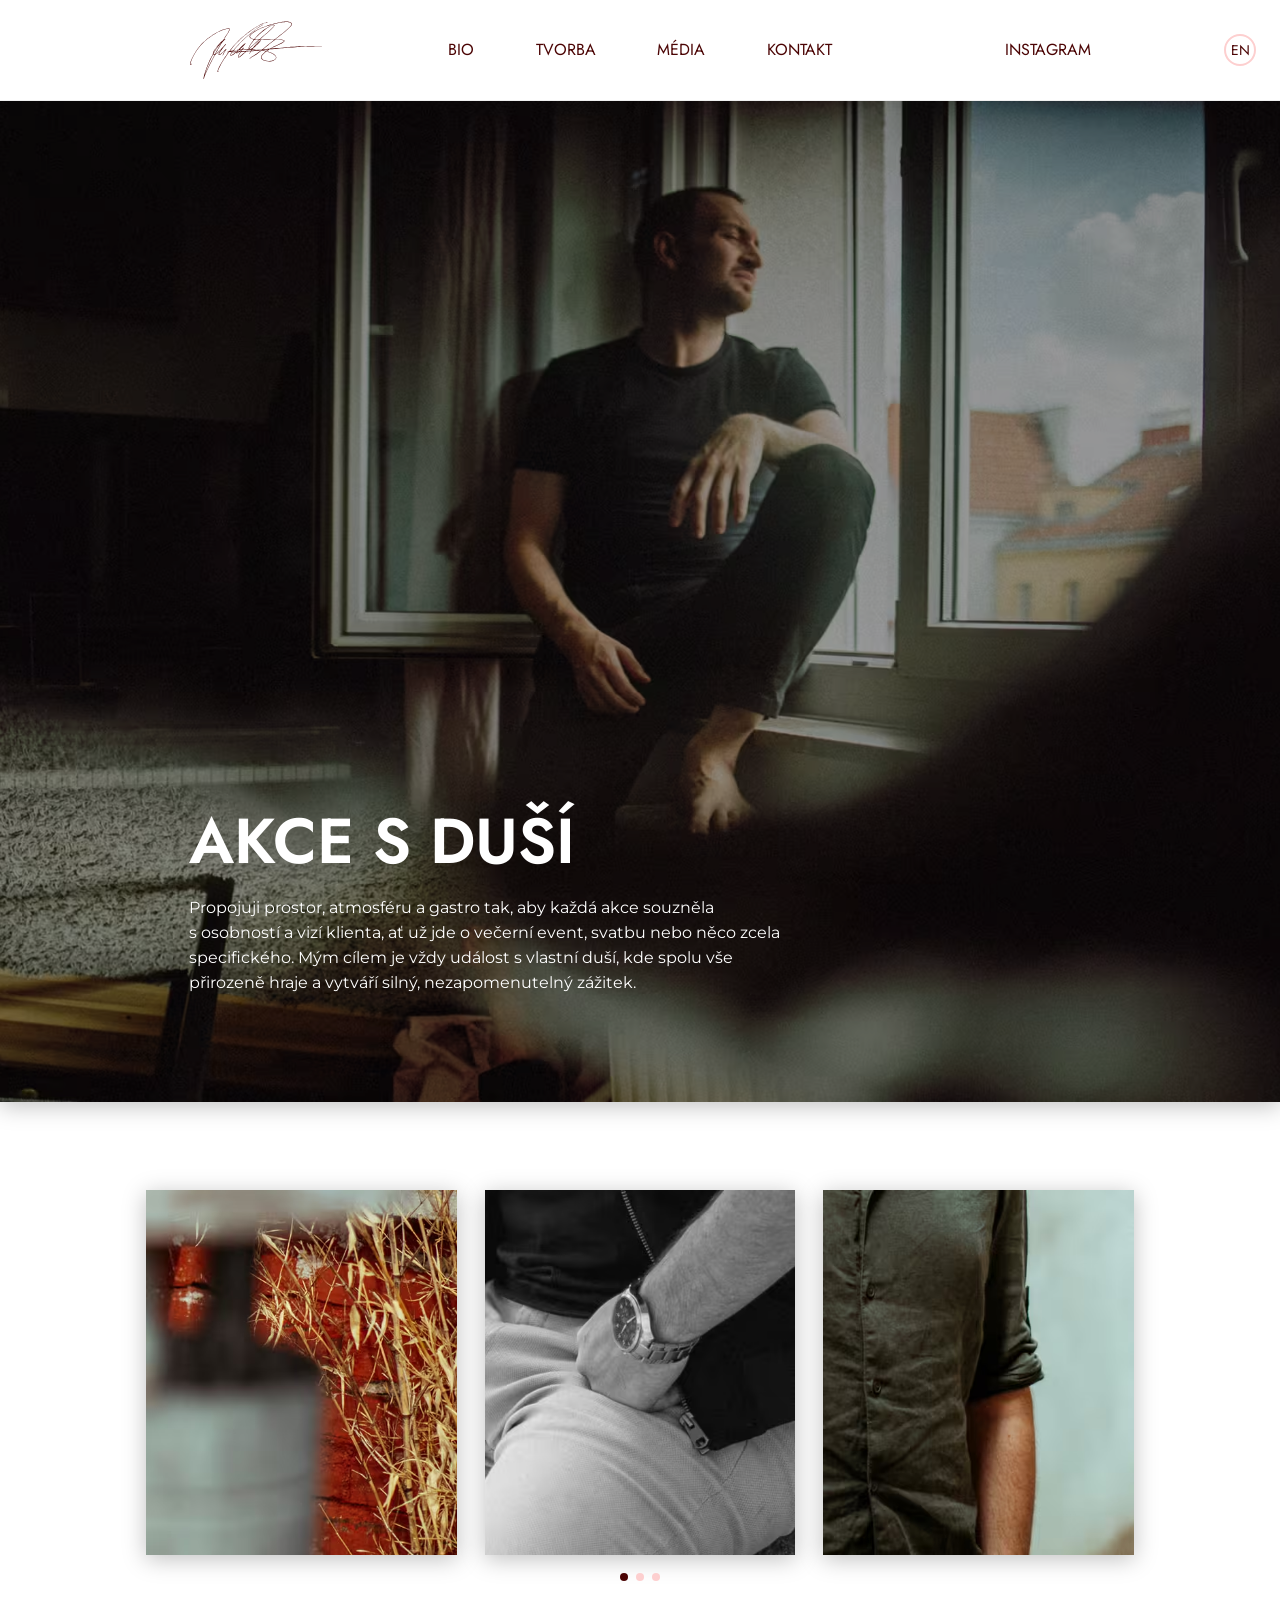
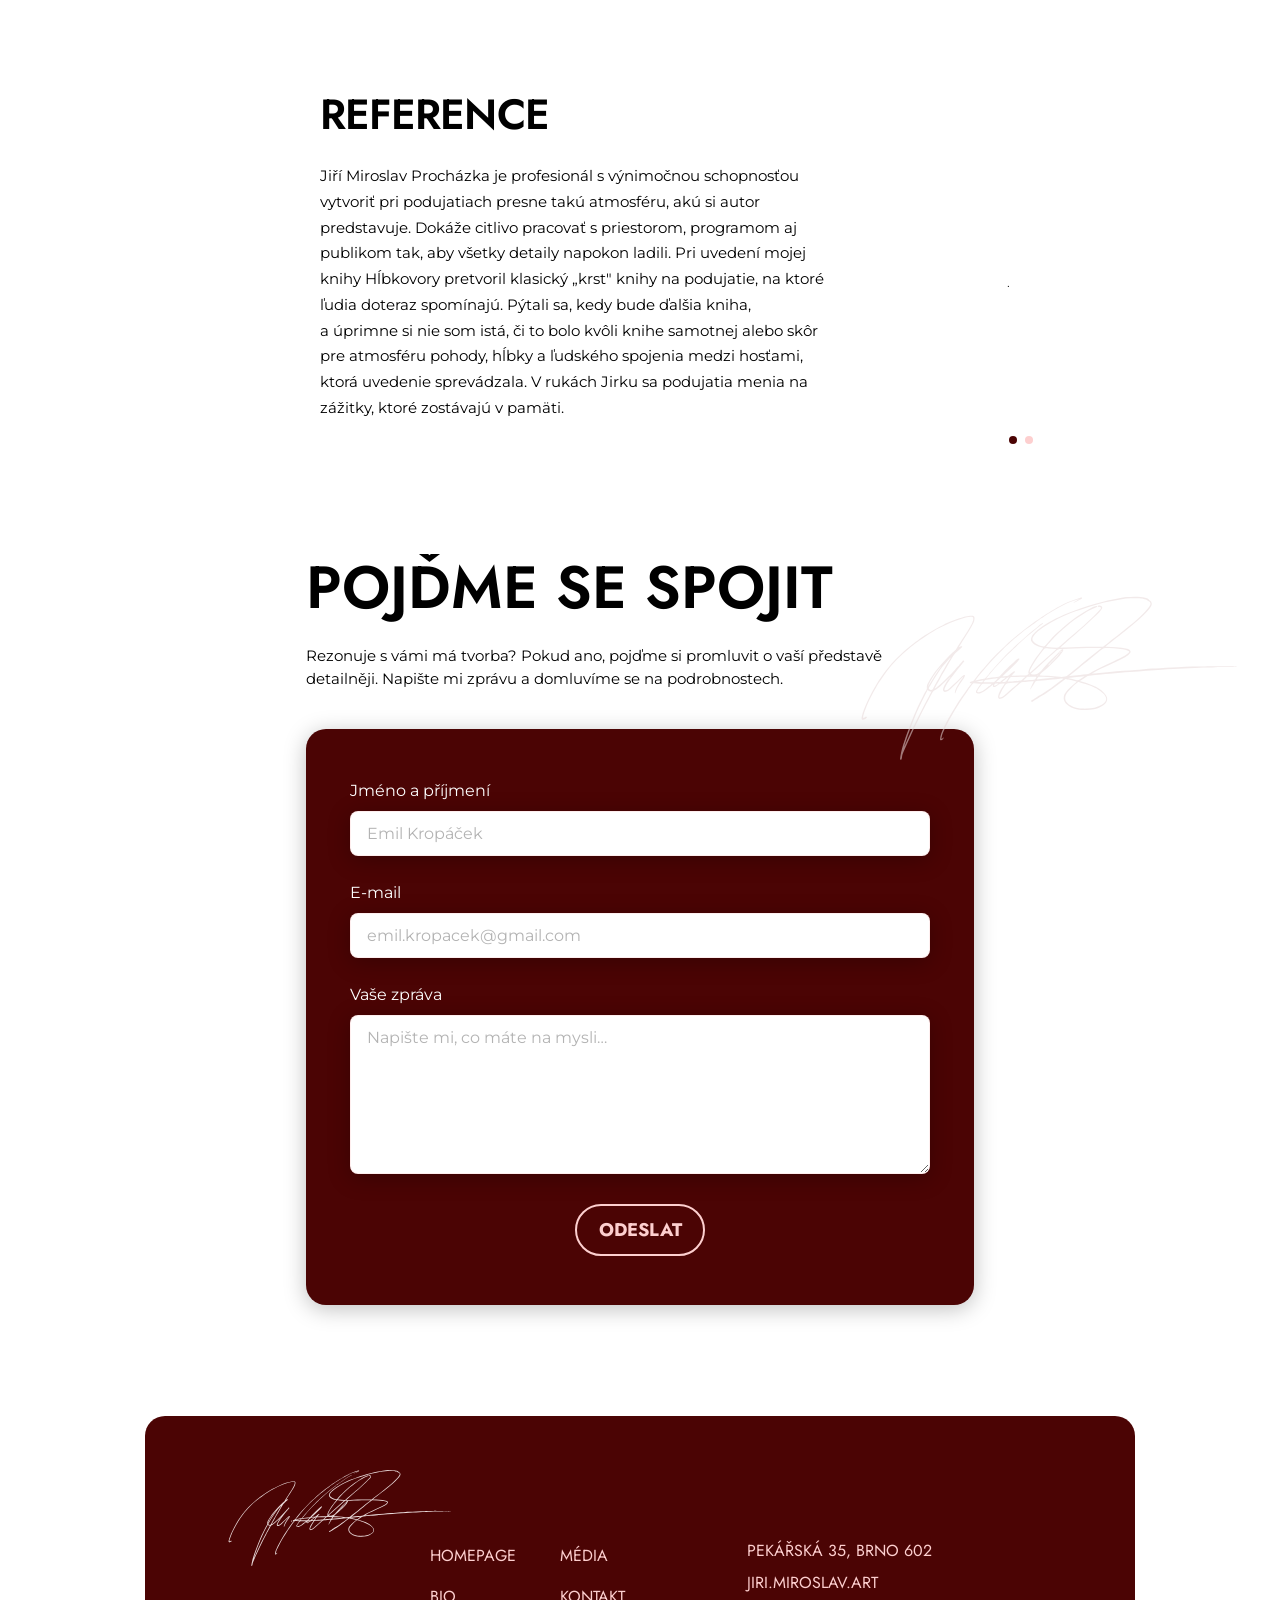
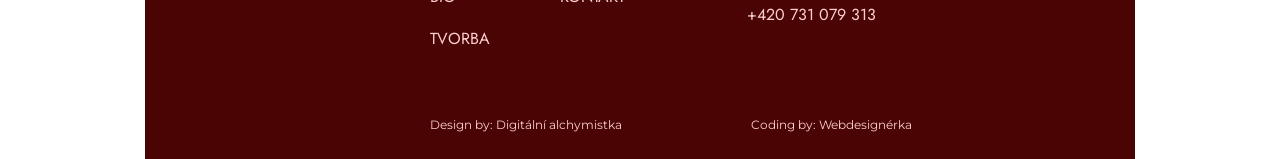
<file: designer-zazitku.html>
<!DOCTYPE html>
<html lang="cs">
<head>
    <meta charset="UTF-8">
    <meta name="viewport" content="width=device-width, initial-scale=1.0">

    <!-- ===== SEO ===== -->
    <title>Designér zážitků – Jiří Miroslav Procházka</title>
    <meta name="description" content="Propojuji prostor, atmosféru a osobní přístup tak, aby každá akce souzněla s osobností a vizí klienta. Svatby, eventy, zážitky, které zůstávají v paměti.">
    <link rel="canonical" href="https://www.jiriprochazka.cz/designer-zazitku">
    <meta name="robots" content="noindex, nofollow">

    <!-- ===== OPEN GRAPH ===== -->
    <meta property="og:type" content="website">
    <meta property="og:url" content="https://www.jiriprochazka.cz/designer-zazitku">
    <meta property="og:title" content="Designér zážitků – Jiří Miroslav Procházka">
    <meta property="og:description" content="Propojuji prostor, atmosféru a osobní přístup tak, aby každá akce souzněla s osobností a vizí klienta.">
    <meta property="og:image" content="https://www.jiriprochazka.cz/Obrazky/jiri-miroslav-prochazka-designer-zazitku-hero.jpg">
    <meta property="og:locale" content="cs_CZ">

    <!-- ===== TWITTER CARD ===== -->
    <meta name="twitter:card" content="summary_large_image">
    <meta name="twitter:title" content="Designér zážitků – Jiří Miroslav Procházka">
    <meta name="twitter:description" content="Propojuji prostor, atmosféru a osobní přístup tak, aby každá akce souzněla s osobností a vizí klienta.">
    <meta name="twitter:image" content="https://www.jiriprochazka.cz/Obrazky/jiri-miroslav-prochazka-designer-zazitku-hero.jpg">

    <!-- ===== HREFLANG ===== -->
    <link rel="alternate" hreflang="cs" href="https://www.jiriprochazka.cz/designer-zazitku">
    <link rel="alternate" hreflang="x-default" href="https://www.jiriprochazka.cz/designer-zazitku">

    <!-- ===== FAVICON ===== -->
    <link rel="icon" type="image/svg+xml" href="Obrazky/Favicona-jiri.svg">

    <!-- ===== PRELOAD HERO IMAGE ===== -->
    <link rel="preload" as="image" href="Obrazky/jan-miroslav-prochazka-designer-zazitku-hero-mobile.avif" type="image/avif" media="(max-width: 767px)" fetchpriority="high">
    <link rel="preload" as="image" href="Obrazky/jiri-miroslav-prochazka-designer-zazitku-hero.avif" type="image/avif" media="(min-width: 768px)" fetchpriority="high">

    <!-- ===== FONTS ===== -->
    <link rel="preconnect" href="https://fonts.googleapis.com">
    <link rel="preconnect" href="https://fonts.gstatic.com" crossorigin>
    <link href="https://fonts.googleapis.com/css2?family=Jost:wght@400;600;700&family=Montserrat:wght@400;700&display=swap&subset=latin,latin-ext" rel="stylesheet">

    <!-- ===== CSS ===== -->
    <link rel="stylesheet" href="css/style.css">

    <!-- ===== STRUCTURED DATA ===== -->
    <script type="application/ld+json">
    {
        "@context": "https://schema.org",
        "@type": "Person",
        "name": "Jiří Miroslav Procházka",
        "jobTitle": "Designér zážitků",
        "url": "https://www.jiriprochazka.cz/designer-zazitku",
        "image": "https://www.jiriprochazka.cz/Obrazky/jiri-miroslav-prochazka-designer-zazitku-hero.jpg"
    }
    </script>
</head>

<body>

    <!-- Přeskočit na obsah (přístupnost) -->
    <a href="#main-content" class="skip-link">Přeskočit na obsah</a>

    <!-- ================================================================
         HEADER / NAVIGACE
         ================================================================ -->
    <header class="site-header" role="banner" id="site-header">
        <div class="nav container">

            <!-- Logo – jen na mobilu -->
            <a href="index.html" class="nav__logo" aria-label="Jiří Miroslav Procházka – přejít na úvodní stránku">
                <img src="Obrazky/jiri-podpis-menu-mobil.svg"
                     alt="Jiří Miroslav Procházka"
                     class="nav__logo-img"
                     width="157" height="69">
            </a>

            <!-- Hlavní navigace – střed na desktopu -->
            <nav aria-label="Hlavní navigace">
                <ul class="nav__menu" id="nav-menu" role="list">
                    <li class="nav__menu-item"><a href="index.html#bio">Bio</a></li>
                    <li class="nav__menu-item"><a href="index.html#autorska-tvorba">Tvorba</a></li>
                    <li class="nav__menu-item"><a href="index.html#napsali-o-mne">Média</a></li>
                    <li class="nav__menu-item"><a href="index.html#kontakt">Kontakt</a></li>
                </ul>
            </nav>

            <!-- Pravá část: Instagram (desktop) + hamburger (mobile) -->
            <div class="nav__right">
                <a href="https://www.instagram.com/jmprochazka_official/" class="nav__instagram" target="_blank" rel="noopener noreferrer">Instagram</a>
                <button class="nav__toggle"
                        type="button"
                        aria-expanded="false"
                        aria-controls="mobile-menu"
                        aria-label="Otevřít hlavní menu">
                    <span class="nav__toggle-bar" aria-hidden="true"></span>
                    <span class="nav__toggle-bar" aria-hidden="true"></span>
                </button>
            </div>

        </div>

        <!-- EN – mimo container, pravý horní roh -->
        <a href="/en/"
           class="nav__lang-link"
           hreflang="en"
           lang="en"
           aria-label="English version">EN</a>

    </header>

    <!-- ================================================================
         MOBILNÍ MENU OVERLAY
         ================================================================ -->
    <div class="mobile-menu"
         id="mobile-menu"
         role="dialog"
         aria-modal="true"
         aria-label="Navigační menu"
         aria-hidden="true">

        <div class="mobile-menu__top">
            <button class="mobile-menu__close"
                    type="button"
                    aria-label="Zavřít menu">
                <span class="mobile-menu__close-bar" aria-hidden="true"></span>
                <span class="mobile-menu__close-bar" aria-hidden="true"></span>
            </button>
        </div>

        <a href="index.html" class="mobile-menu__logo" aria-label="Jiří Miroslav Procházka – přejít na úvodní stránku">
            <img src="Obrazky/podpis-rozbal-menu-mobile.svg"
                 alt="Jiří Miroslav Procházka"
                 width="219" height="97">
        </a>

        <nav class="mobile-menu__nav" aria-label="Mobilní navigace">
            <ul role="list">
                <li><a href="index.html#bio">Bio</a></li>
                <li><a href="index.html#autorska-tvorba">Tvorba</a></li>
                <li><a href="index.html#napsali-o-mne">Média</a></li>
                <li><a href="index.html#kontakt">Kontakt</a></li>
            </ul>
        </nav>

        <div class="mobile-menu__footer">
            <a href="https://www.instagram.com/jmprochazka_official/"
               class="mobile-menu__instagram"
               target="_blank"
               rel="noopener noreferrer">Instagram</a>
            <a href="/en/"
               class="mobile-menu__lang"
               hreflang="en"
               lang="en"
               aria-label="English version">EN</a>
        </div>

    </div>

    <!-- ================================================================
         HLAVNÍ OBSAH
         ================================================================ -->
    <main id="main-content">

        <!-- ============================================================
             HERO
             ============================================================ -->
        <section class="hero hero--subpage" aria-label="Akce s duší – designér zážitků">

            <!-- Fotografie na pozadí -->
            <div class="hero__media" aria-hidden="true">
                <picture>
                    <!-- Mobilní fotografie (do 767px) -->
                    <source media="(max-width: 767px)" srcset="Obrazky/jan-miroslav-prochazka-designer-zazitku-hero-mobile.avif" type="image/avif">
                    <source media="(max-width: 767px)" srcset="Obrazky/jan-miroslav-prochazka-designer-zazitku-hero-mobile.jpg">
                    <!-- Desktopová fotografie (od 768px) -->
                    <source srcset="Obrazky/jiri-miroslav-prochazka-designer-zazitku-hero.avif" type="image/avif">
                    <img src="Obrazky/jiri-miroslav-prochazka-designer-zazitku-hero.jpg"
                         alt=""
                         class="hero__image"
                         fetchpriority="high"
                         decoding="auto">
                </picture>
                <div class="hero__overlay hero__overlay--flat"></div>
            </div>

            <!-- Textový obsah -->
            <div class="hero__content container">
                <div>
                    <h1 class="hero__title">Akce s&nbsp;duší</h1>
                    <p class="hero__desc">Propojuji prostor, atmosféru a&nbsp;gastro tak, aby každá akce souzněla s&nbsp;osobností a&nbsp;vizí klienta, ať&nbsp;už jde o&nbsp;večerní event, svatbu nebo něco zcela specifického. Mým cílem je vždy událost s&nbsp;vlastní duší, kde spolu vše přirozeně hraje a&nbsp;vytváří silný, nezapomenutelný zážitek.</p>
                </div>
            </div>

        </section>

        <!-- Popis pod hero – jen mobilní zobrazení -->
        <div class="subpage-intro">
            <p class="subpage-intro__text">Propojuji prostor, atmosféru a&nbsp;gastro tak, aby každá akce souzněla s&nbsp;osobností a&nbsp;vizí klienta, ať&nbsp;už jde o&nbsp;večerní event, svatbu nebo něco zcela specifického. Mým cílem je vždy událost s&nbsp;vlastní duší, kde spolu vše přirozeně hraje a&nbsp;vytváří silný, nezapomenutelný zážitek.</p>
        </div>

        <!-- ============================================================
             FOTO SLIDER
             ============================================================ -->
        <section class="dz-slider" aria-label="Fotogalerie">

            <div class="dz-slider__wrapper">
                <div class="dz-slider__track">

                    <div class="dz-slider__slide">
                        <picture>
                            <source srcset="Obrazky/designer-zazitku-slider1.avif" type="image/avif">
                            <img src="Obrazky/designer-zazitku-slider1.jpg"
                                 alt=""
                                 class="dz-slider__img"
                                 loading="lazy"
                                 decoding="async">
                        </picture>
                    </div>

                    <div class="dz-slider__slide">
                        <picture>
                            <source srcset="Obrazky/designer-zazitku-slider2.avif" type="image/avif">
                            <img src="Obrazky/designer-zazitku-slider2.jpg"
                                 alt=""
                                 class="dz-slider__img"
                                 loading="lazy"
                                 decoding="async">
                        </picture>
                    </div>

                    <div class="dz-slider__slide">
                        <picture>
                            <source srcset="Obrazky/designer-zazitku-slider3.avif" type="image/avif">
                            <img src="Obrazky/designer-zazitku-slider3.jpg"
                                 alt=""
                                 class="dz-slider__img"
                                 loading="lazy"
                                 decoding="async">
                        </picture>
                    </div>

                </div>
            </div>

            <!-- Navigační tečky -->
            <div class="dz-slider__dots" role="group" aria-label="Navigace slideru">
                <button class="dz-slider__dot dz-slider__dot--active" aria-label="Snímek 1" aria-current="true"></button>
                <button class="dz-slider__dot" aria-label="Snímek 2" aria-current="false"></button>
                <button class="dz-slider__dot" aria-label="Snímek 3" aria-current="false"></button>
            </div>

        </section>

        <!-- ============================================================
             REFERENCE
             ============================================================ -->
        <section class="dz-reference" aria-label="Reference">

            <div class="dz-reference__body">

                <h2 class="roles__reference-title">Reference</h2>

                <div class="roles__reference-slider">
                    <div class="roles__reference-track">

                        <blockquote class="roles__reference-slide">
                            <p class="roles__reference-text">Jiří Miroslav Procházka je profesionál s&nbsp;výnimočnou schopnosťou vytvoriť pri podujatiach presne takú atmosféru, akú si autor predstavuje. Dokáže citlivo pracovať s&nbsp;priestorom, programom aj publikom tak, aby všetky detaily napokon ladili. Pri uvedení mojej knihy Hĺbkovory pretvoril klasický „krst" knihy na podujatie, na ktoré ľudia doteraz spomínajú. Pýtali sa, kedy bude ďalšia kniha, a&nbsp;úprimne si nie som istá, či to bolo kvôli knihe samotnej alebo skôr pre atmosféru pohody, hĺbky a&nbsp;ľudského spojenia medzi hosťami, ktorá uvedenie sprevádzala. V&nbsp;rukách Jirku sa podujatia menia na zážitky, ktoré zostávajú v&nbsp;pamäti.</p>
                            <footer class="roles__reference-footer">
                                <cite class="roles__reference-author">Iva Mrvová, reportérka a akademička</cite>
                            </footer>
                        </blockquote>

                        <blockquote class="roles__reference-slide" aria-hidden="true">
                            <p class="roles__reference-text">Navštívila jsem koncert, kde zazněla skladba J.&nbsp;M.&nbsp;Procházky Miserere mei Deus. Aniž bych znala kontext skladby, překlad textu, vybavil se mi okamžik prosincového odpoledne 21.&nbsp;12.&nbsp;2023. Odcházela jsem z&nbsp;práce, nemocnice. Z&nbsp;práce vidím centrum Prahy jak na dlani. Už jsem věděla, že se něco stalo. Celé centrum Prahy modře blikalo, majáky vozidel IZS. Hlavní město spustilo traumaplán. Vracela jsem se do&nbsp;práce a&nbsp;čekala, zda budeme i&nbsp;my, v&nbsp;menší nemocnici potřeba. V&nbsp;šoku, ty lidi šly jen do&nbsp;školy. Trochu síla, co všechno člověku dokáže hudba vyvolat za vzpomínky, souvislosti. Program koncertu jsem si důkladněji přečetla až&nbsp;později a&nbsp;zamrazilo mne podruhé. Ta skladba bylo tomu určená, aby tohle připomínala, památka obětí. Funguje, připomíná, aniž by člověk dopředu tušil. Poklona autorovi, jeho skladba funguje, až neuvěřitelně hluboce. Připomíná to, co bychom možná rádi zapomněli, ale zapomenout nesmíme!</p>
                            <footer class="roles__reference-footer">
                                <cite class="roles__reference-author">Kateřina (zdravotní sestra), návštěvnice koncertu</cite>
                            </footer>
                        </blockquote>

                    </div>
                </div>

            </div>

            <nav class="roles__reference-dots" aria-label="Navigace referencí">
                <button class="roles__reference-dot roles__reference-dot--active"
                        aria-label="Reference 1 z 2"
                        data-index="0"></button>
                <button class="roles__reference-dot"
                        aria-label="Reference 2 z 2"
                        data-index="1"></button>
            </nav>

        </section>

        <!-- ============================================================
             KONTAKT
             ============================================================ -->
        <section class="dz-contact" id="kontakt" aria-label="Kontaktní formulář">

            <h2 class="contact__title">Pojďme se&nbsp;spojit</h2>
            <p class="contact__intro">Rezonuje s&nbsp;vámi má tvorba? Pokud ano, pojďme si promluvit o&nbsp;vaší představě detailněji. Napište mi zprávu a&nbsp;domluvíme se na&nbsp;podrobnostech.</p>

            <img src="Obrazky/podpis-jiri-designer-zazitku.svg"
                 alt=""
                 class="dz-contact__signature"
                 aria-hidden="true">

            <form class="contact__form" action="#" method="post" novalidate>

                <div class="contact__field">
                    <label for="jmeno-dz" class="contact__label">Jméno a příjmení</label>
                    <input type="text" id="jmeno-dz" name="jmeno" class="contact__input"
                           placeholder="Emil Kropáček" autocomplete="name" required>
                </div>

                <div class="contact__field">
                    <label for="email-dz" class="contact__label">E-mail</label>
                    <input type="email" id="email-dz" name="email" class="contact__input"
                           placeholder="emil.kropacek@gmail.com" autocomplete="email" required>
                </div>

                <div class="contact__field">
                    <label for="zprava-dz" class="contact__label">Vaše zpráva</label>
                    <textarea id="zprava-dz" name="zprava" class="contact__textarea"
                              placeholder="Napište mi, co máte na mysli…" rows="7" required></textarea>
                </div>

                <div class="contact__cta">
                    <button type="submit" class="btn contact__submit">Odeslat</button>
                </div>

            </form>

        </section>

    </main>

    <!-- ================================================================
         PATIČKA
         ================================================================ -->
    <footer class="site-footer" role="contentinfo">

        <div class="footer__inner">

            <!-- Podpis -->
            <a href="/" aria-label="Přejít na homepage" class="footer__signature-link">
                <img src="Obrazky/podpis-paticka.svg"
                     alt="Jiří Miroslav Procházka"
                     class="footer__signature">
            </a>

            <!-- Pravá část: nav + credits -->
            <div class="footer__right">
                <div class="footer__nav-group">

                    <nav class="footer__nav" aria-label="Patičková navigace">
                        <div class="footer__nav-cols">

                            <ul class="footer__nav-col">
                                <li><a href="index.html" class="footer__nav-link">Homepage</a></li>
                                <li><a href="index.html#bio" class="footer__nav-link">Bio</a></li>
                                <li><a href="index.html#autorska-tvorba" class="footer__nav-link">Tvorba</a></li>
                            </ul>

                            <ul class="footer__nav-col">
                                <li><a href="index.html#napsali-o-mne" class="footer__nav-link">Média</a></li>
                                <li><a href="index.html#kontakt" class="footer__nav-link">Kontakt</a></li>
                            </ul>

                            <address class="footer__address">
                                <span class="footer__nav-link">Pekářská 35, Brno 602</span>
                                <a href="mailto:info@jirimiroslavprochazka.cz" class="footer__nav-link">jiri.miroslav.art</a>
                                <a href="tel:+420731079313" class="footer__nav-link">+420 731 079 313</a>
                            </address>

                        </div>
                    </nav>

                    <!-- Credits -->
                    <div class="footer__bottom">
                        <p class="footer__credits">Design by: <a href="#" class="footer__credits-link">Digitální alchymistka</a></p>
                        <p class="footer__credits">Coding by: <a href="#" class="footer__credits-link">Webdesignérka</a></p>
                    </div>

                </div>
            </div>

        </div>

    </footer>

    <!-- ================================================================
         JAVASCRIPT
         ================================================================ -->
    <script src="js/main.js" defer></script>

</body>
</html>
</file>
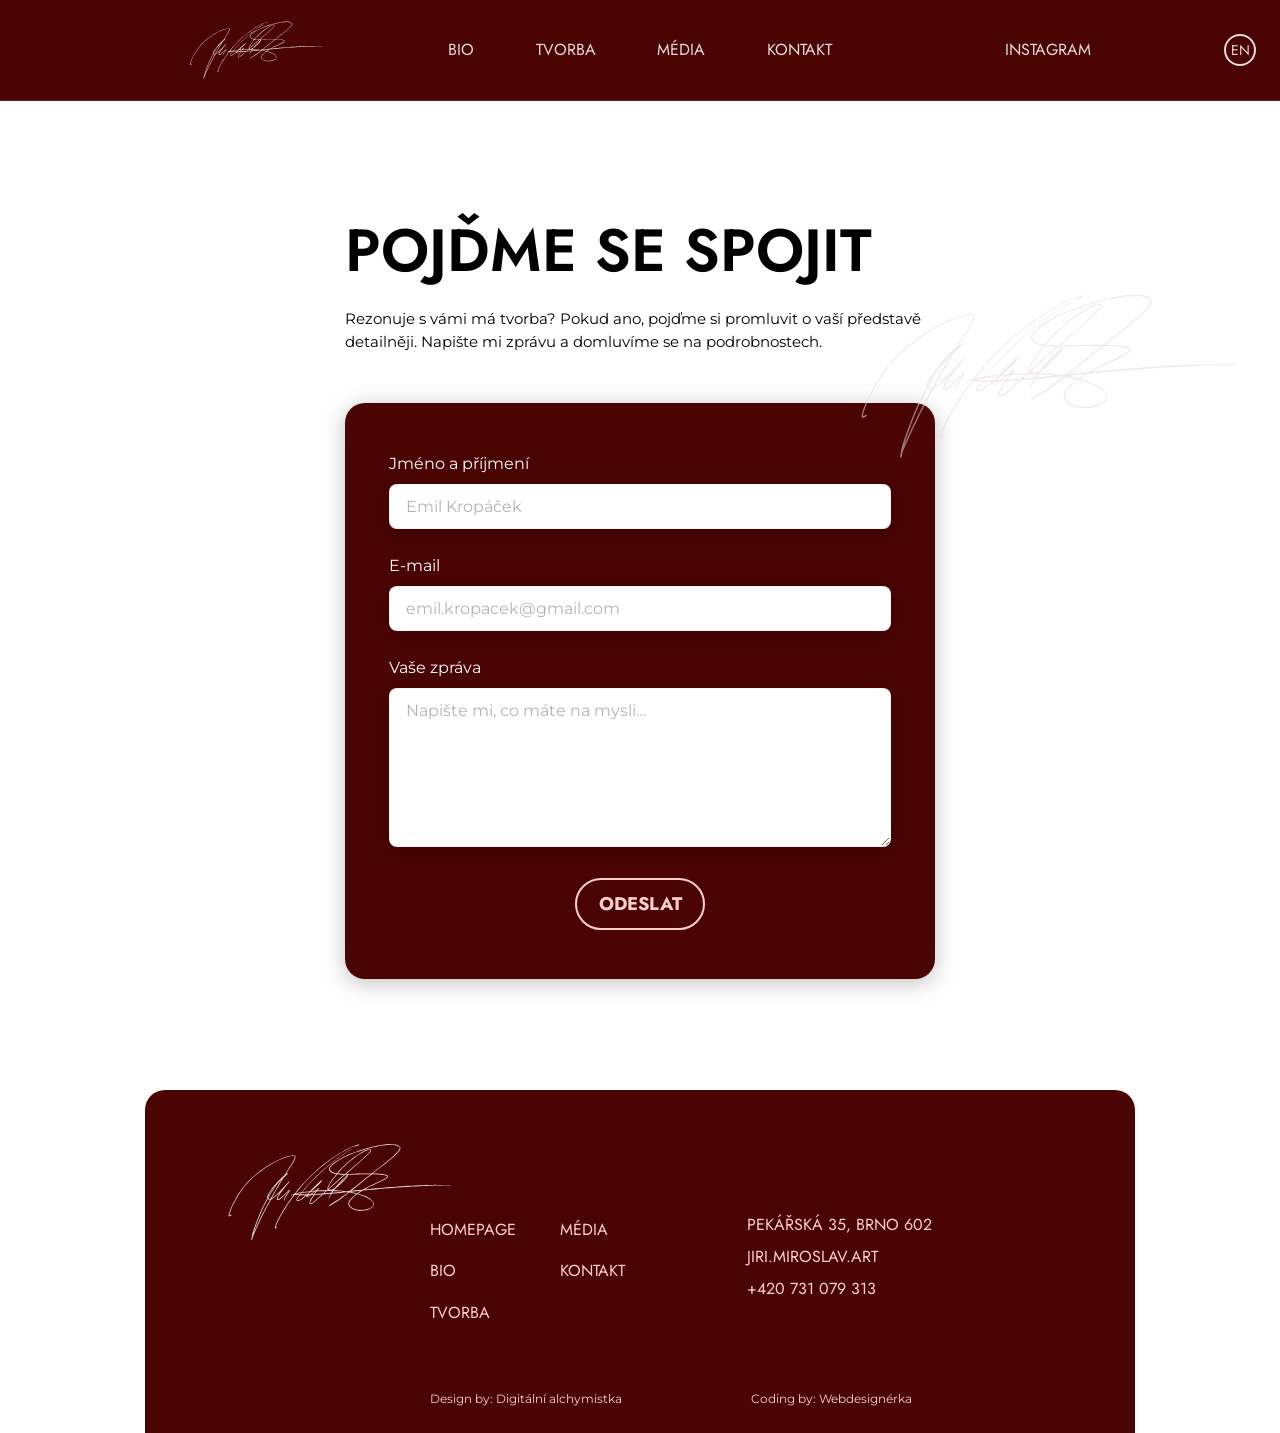
<file: kontakt.html>
<!DOCTYPE html>
<html lang="cs">
<head>
    <meta charset="UTF-8">
    <meta name="viewport" content="width=device-width, initial-scale=1.0">

    <!-- ===== SEO ===== -->
    <title>Kontakt – Jiří Miroslav Procházka</title>
    <meta name="description" content="Pojďme se spojit. Napište mi zprávu a domluvíme se na podrobnostech. Rezonuje s vámi má tvorba? Pojďme si promluvit.">
    <link rel="canonical" href="https://www.jiriprochazka.cz/kontakt">
    <meta name="robots" content="noindex, nofollow">

    <!-- ===== OPEN GRAPH ===== -->
    <meta property="og:type" content="website">
    <meta property="og:url" content="https://www.jiriprochazka.cz/kontakt">
    <meta property="og:title" content="Kontakt – Jiří Miroslav Procházka">
    <meta property="og:description" content="Pojďme se spojit. Napište mi zprávu a domluvíme se na podrobnostech.">
    <meta property="og:locale" content="cs_CZ">

    <!-- ===== TWITTER CARD ===== -->
    <meta name="twitter:card" content="summary_large_image">
    <meta name="twitter:title" content="Kontakt – Jiří Miroslav Procházka">
    <meta name="twitter:description" content="Pojďme se spojit. Napište mi zprávu a domluvíme se na podrobnostech.">

    <!-- ===== HREFLANG ===== -->
    <link rel="alternate" hreflang="cs" href="https://www.jiriprochazka.cz/kontakt">
    <link rel="alternate" hreflang="x-default" href="https://www.jiriprochazka.cz/kontakt">

    <!-- ===== FAVICON ===== -->
    <link rel="icon" type="image/svg+xml" href="Obrazky/Favicona-jiri.svg">

    <!-- ===== FONTS ===== -->
    <link rel="preconnect" href="https://fonts.googleapis.com">
    <link rel="preconnect" href="https://fonts.gstatic.com" crossorigin>
    <link href="https://fonts.googleapis.com/css2?family=Jost:wght@400;600;700&family=Montserrat:wght@400;700&display=swap&subset=latin,latin-ext" rel="stylesheet">

    <!-- ===== CSS ===== -->
    <link rel="stylesheet" href="css/style.css">

    <!-- ===== STRUCTURED DATA ===== -->
    <script type="application/ld+json">
    {
        "@context": "https://schema.org",
        "@type": "ContactPage",
        "name": "Kontakt – Jiří Miroslav Procházka",
        "url": "https://www.jiriprochazka.cz/kontakt"
    }
    </script>
</head>

<body>

    <!-- Přeskočit na obsah (přístupnost) -->
    <a href="#main-content" class="skip-link">Přeskočit na obsah</a>

    <!-- ================================================================
         HEADER / NAVIGACE
         ================================================================ -->
    <header class="site-header site-header--primary" role="banner" id="site-header">
        <div class="nav container">

            <!-- Logo – jen na mobilu -->
            <a href="index.html" class="nav__logo" aria-label="Jiří Miroslav Procházka – přejít na úvodní stránku">
                <img src="Obrazky/jiri-podpis-menu-mobil.svg"
                     alt="Jiří Miroslav Procházka"
                     class="nav__logo-img nav__logo-img--dark"
                     width="157" height="69">
                <img src="Obrazky/podpis-paticka.svg"
                     alt="Jiří Miroslav Procházka"
                     class="nav__logo-img nav__logo-img--light"
                     width="157" height="69">
            </a>

            <!-- Hlavní navigace – střed na desktopu -->
            <nav aria-label="Hlavní navigace">
                <ul class="nav__menu" id="nav-menu" role="list">
                    <li class="nav__menu-item"><a href="index.html#bio">Bio</a></li>
                    <li class="nav__menu-item"><a href="index.html#autorska-tvorba">Tvorba</a></li>
                    <li class="nav__menu-item"><a href="index.html#napsali-o-mne">Média</a></li>
                    <li class="nav__menu-item"><a href="kontakt.html">Kontakt</a></li>
                </ul>
            </nav>

            <!-- Pravá část: Instagram (desktop) + hamburger (mobile) -->
            <div class="nav__right">
                <a href="https://www.instagram.com/jmprochazka_official/" class="nav__instagram" target="_blank" rel="noopener noreferrer">Instagram</a>
                <button class="nav__toggle"
                        type="button"
                        aria-expanded="false"
                        aria-controls="mobile-menu"
                        aria-label="Otevřít hlavní menu">
                    <span class="nav__toggle-bar" aria-hidden="true"></span>
                    <span class="nav__toggle-bar" aria-hidden="true"></span>
                </button>
            </div>

        </div>

        <!-- EN – mimo container, pravý horní roh -->
        <a href="/en/"
           class="nav__lang-link"
           hreflang="en"
           lang="en"
           aria-label="English version">EN</a>

    </header>

    <!-- ================================================================
         MOBILNÍ MENU OVERLAY
         ================================================================ -->
    <div class="mobile-menu"
         id="mobile-menu"
         role="dialog"
         aria-modal="true"
         aria-label="Navigační menu"
         aria-hidden="true">

        <div class="mobile-menu__top">
            <button class="mobile-menu__close"
                    type="button"
                    aria-label="Zavřít menu">
                <span class="mobile-menu__close-bar" aria-hidden="true"></span>
                <span class="mobile-menu__close-bar" aria-hidden="true"></span>
            </button>
        </div>

        <a href="index.html" class="mobile-menu__logo" aria-label="Jiří Miroslav Procházka – přejít na úvodní stránku">
            <img src="Obrazky/podpis-rozbal-menu-mobile.svg"
                 alt="Jiří Miroslav Procházka"
                 width="219" height="97">
        </a>

        <nav class="mobile-menu__nav" aria-label="Mobilní navigace">
            <ul role="list">
                <li><a href="index.html#bio">Bio</a></li>
                <li><a href="index.html#autorska-tvorba">Tvorba</a></li>
                <li><a href="index.html#napsali-o-mne">Média</a></li>
                <li><a href="kontakt.html">Kontakt</a></li>
            </ul>
        </nav>

        <div class="mobile-menu__footer">
            <a href="https://www.instagram.com/jmprochazka_official/"
               class="mobile-menu__instagram"
               target="_blank"
               rel="noopener noreferrer">Instagram</a>
            <a href="/en/"
               class="mobile-menu__lang"
               hreflang="en"
               lang="en"
               aria-label="English version">EN</a>
        </div>

    </div>

    <!-- ================================================================
         HLAVNÍ OBSAH
         ================================================================ -->
    <main id="main-content">

        <!-- ============================================================
             KONTAKTNÍ FORMULÁŘ
             ============================================================ -->
        <section class="kontakt-section" aria-label="Kontaktní formulář – Pojďme se spojit">

            <h2 class="contact__title">Pojďme se&nbsp;spojit</h2>
            <p class="contact__intro">Rezonuje s&nbsp;vámi má tvorba? Pokud ano, pojďme si promluvit o&nbsp;vaší představě detailněji. Napište mi zprávu a&nbsp;domluvíme se na&nbsp;podrobnostech.</p>

            <img src="Obrazky/podpis-hero.svg"
                 alt=""
                 class="kontakt-section__signature"
                 aria-hidden="true">

            <form class="contact__form" action="#" method="post" novalidate>

                <div class="contact__field">
                    <label for="jmeno-k" class="contact__label">Jméno a příjmení</label>
                    <input type="text" id="jmeno-k" name="jmeno" class="contact__input"
                           placeholder="Emil Kropáček" autocomplete="name" required>
                </div>

                <div class="contact__field">
                    <label for="email-k" class="contact__label">E-mail</label>
                    <input type="email" id="email-k" name="email" class="contact__input"
                           placeholder="emil.kropacek@gmail.com" autocomplete="email" required>
                </div>

                <div class="contact__field">
                    <label for="zprava-k" class="contact__label">Vaše zpráva</label>
                    <textarea id="zprava-k" name="zprava" class="contact__textarea"
                              placeholder="Napište mi, co máte na mysli…" rows="7" required></textarea>
                </div>

                <div class="contact__cta">
                    <button type="submit" class="btn contact__submit">Odeslat</button>
                </div>

            </form>

        </section>

    </main>

    <!-- ================================================================
         PATIČKA
         ================================================================ -->
    <footer class="site-footer" role="contentinfo">

        <div class="footer__inner">

            <!-- Podpis -->
            <a href="/" aria-label="Přejít na homepage" class="footer__signature-link">
                <img src="Obrazky/podpis-paticka.svg"
                     alt="Jiří Miroslav Procházka"
                     class="footer__signature">
            </a>

            <!-- Pravá část: nav + credits -->
            <div class="footer__right">
                <div class="footer__nav-group">

                    <nav class="footer__nav" aria-label="Patičková navigace">
                        <div class="footer__nav-cols">

                            <ul class="footer__nav-col">
                                <li><a href="index.html" class="footer__nav-link">Homepage</a></li>
                                <li><a href="index.html#bio" class="footer__nav-link">Bio</a></li>
                                <li><a href="index.html#autorska-tvorba" class="footer__nav-link">Tvorba</a></li>
                            </ul>

                            <ul class="footer__nav-col">
                                <li><a href="index.html#napsali-o-mne" class="footer__nav-link">Média</a></li>
                                <li><a href="kontakt.html" class="footer__nav-link">Kontakt</a></li>
                            </ul>

                            <address class="footer__address">
                                <span class="footer__nav-link">Pekářská 35, Brno 602</span>
                                <a href="mailto:info@jirimiroslavprochazka.cz" class="footer__nav-link">jiri.miroslav.art</a>
                                <a href="tel:+420731079313" class="footer__nav-link">+420 731 079 313</a>
                            </address>

                        </div>
                    </nav>

                    <!-- Credits -->
                    <div class="footer__bottom">
                        <p class="footer__credits">Design by: <a href="#" class="footer__credits-link">Digitální alchymistka</a></p>
                        <p class="footer__credits">Coding by: <a href="#" class="footer__credits-link">Webdesignérka</a></p>
                    </div>

                </div>
            </div>

        </div>

    </footer>

    <!-- ================================================================
         JAVASCRIPT
         ================================================================ -->
    <script src="js/main.js" defer></script>

</body>
</html>
</file>
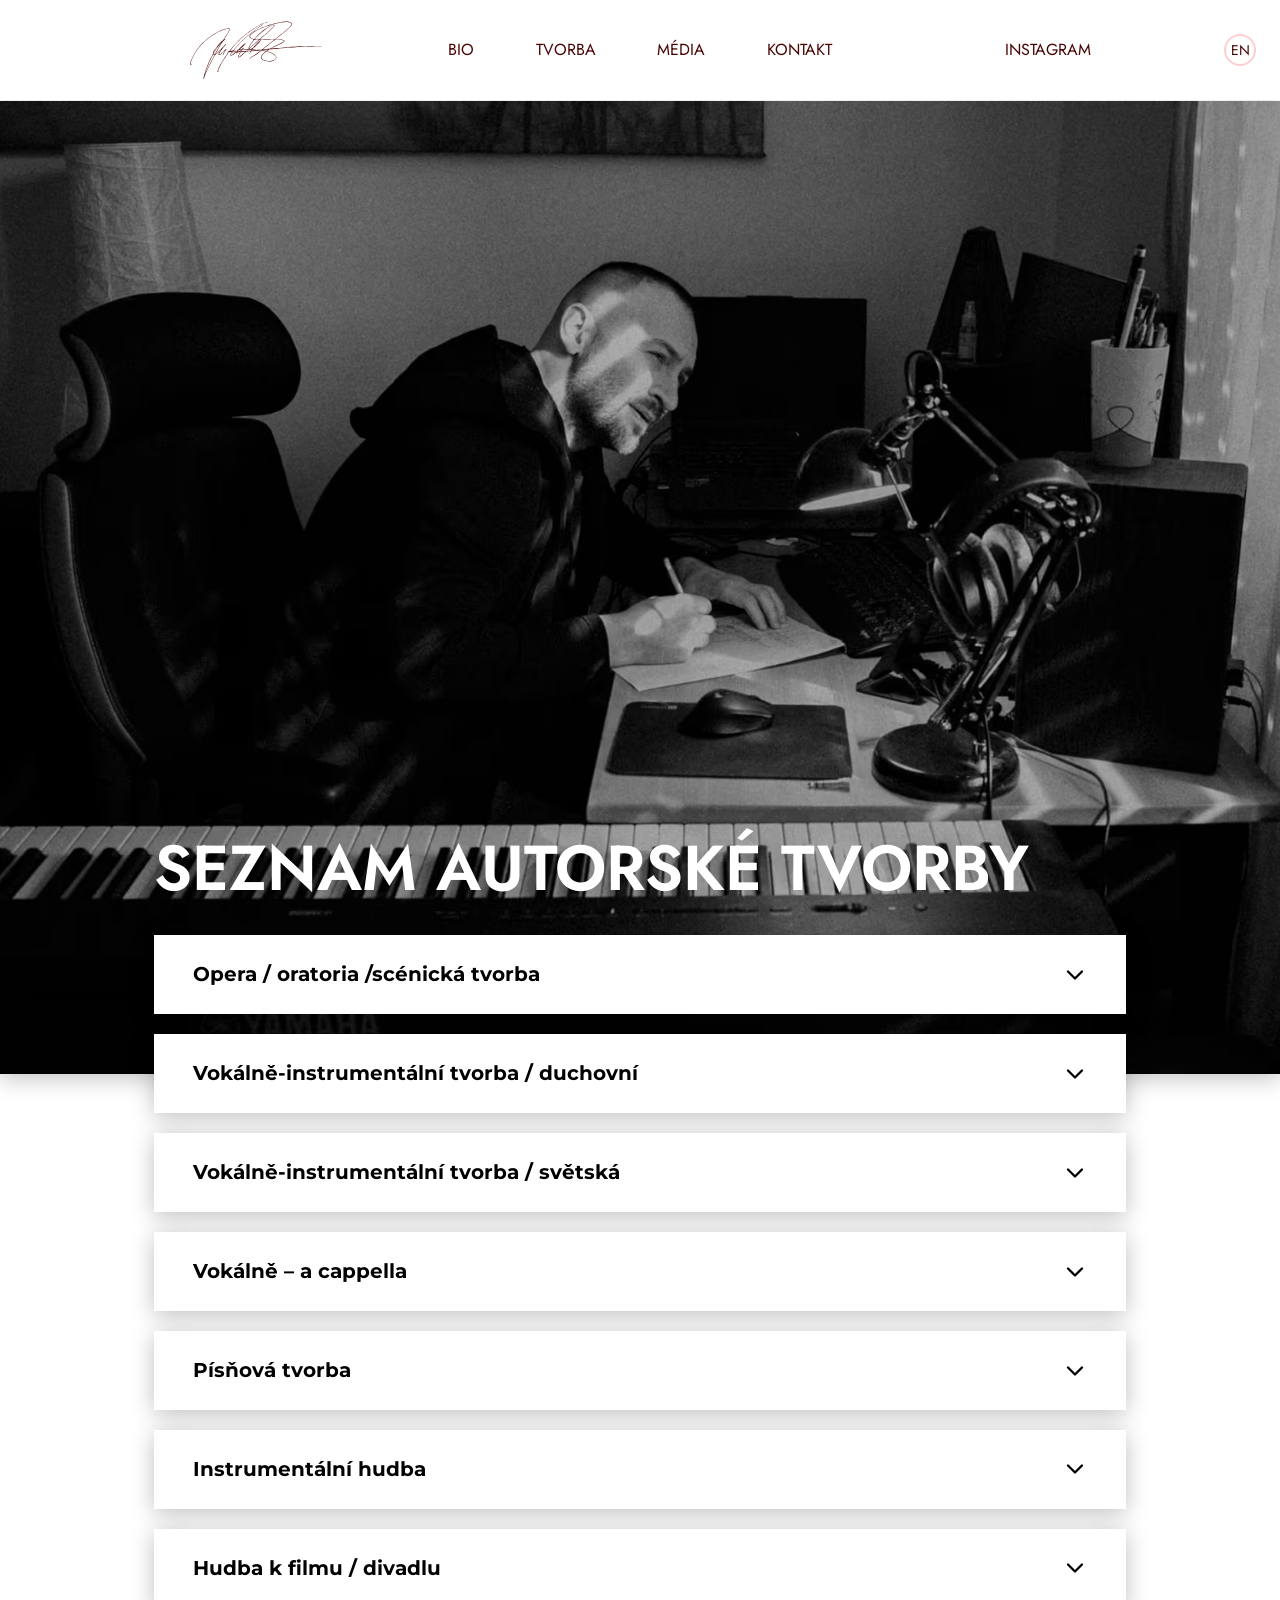
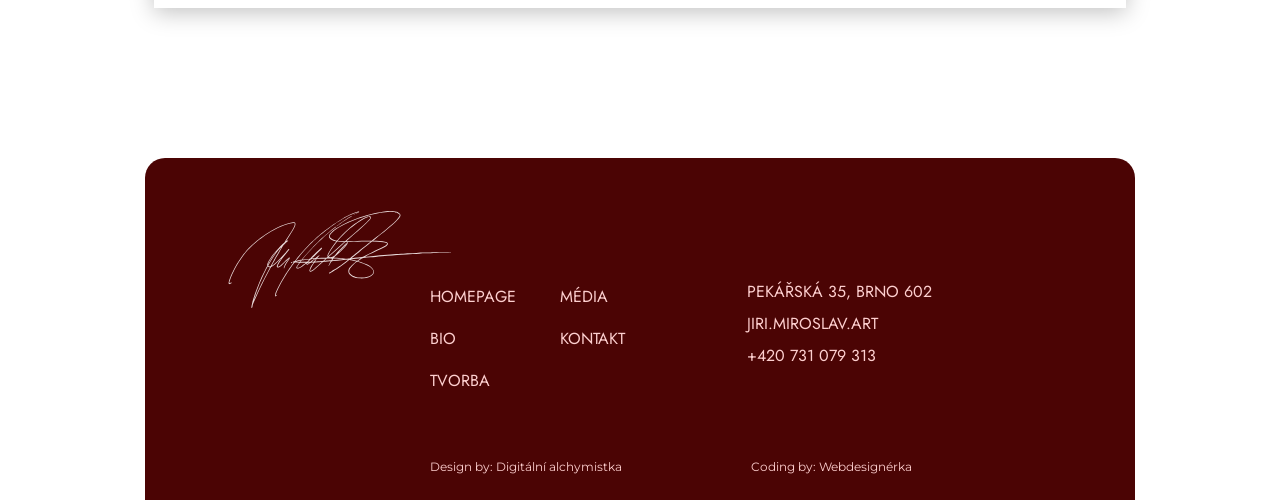
<file: seznam-tvorby.html>
<!DOCTYPE html>
<html lang="cs">
<head>
    <meta charset="UTF-8">
    <meta name="viewport" content="width=device-width, initial-scale=1.0">

    <!-- ===== SEO ===== -->
    <title>Seznam autorské tvorby – Jiří Miroslav Procházka</title>
    <meta name="description" content="Kompletní seznam autorské tvorby Jiřího Miroslava Procházky – opera, oratorium, vokálně-instrumentální tvorba, písně a hudba k filmu.">
    <link rel="canonical" href="https://www.jiriprochazka.cz/seznam-tvorby">
    <meta name="robots" content="noindex, nofollow">

    <!-- ===== OPEN GRAPH ===== -->
    <meta property="og:type" content="website">
    <meta property="og:url" content="https://www.jiriprochazka.cz/seznam-tvorby">
    <meta property="og:title" content="Seznam autorské tvorby – Jiří Miroslav Procházka">
    <meta property="og:description" content="Kompletní seznam autorské tvorby Jiřího Miroslava Procházky.">
    <meta property="og:image" content="https://www.jiriprochazka.cz/Obrazky/seznam-tvorby-hero.jpg">
    <meta property="og:locale" content="cs_CZ">

    <!-- ===== TWITTER CARD ===== -->
    <meta name="twitter:card" content="summary_large_image">
    <meta name="twitter:title" content="Seznam autorské tvorby – Jiří Miroslav Procházka">
    <meta name="twitter:description" content="Kompletní seznam autorské tvorby Jiřího Miroslava Procházky.">
    <meta name="twitter:image" content="https://www.jiriprochazka.cz/Obrazky/seznam-tvorby-hero.jpg">

    <!-- ===== HREFLANG ===== -->
    <link rel="alternate" hreflang="cs" href="https://www.jiriprochazka.cz/seznam-tvorby">
    <link rel="alternate" hreflang="x-default" href="https://www.jiriprochazka.cz/seznam-tvorby">

    <!-- ===== FAVICON ===== -->
    <link rel="icon" type="image/svg+xml" href="Obrazky/Favicona-jiri.svg">

    <!-- ===== PRELOAD HERO IMAGE ===== -->
    <link rel="preload" as="image" href="Obrazky/seznam-tvorby-hero.avif" type="image/avif" fetchpriority="high">

    <!-- ===== FONTS ===== -->
    <link rel="preconnect" href="https://fonts.googleapis.com">
    <link rel="preconnect" href="https://fonts.gstatic.com" crossorigin>
    <link href="https://fonts.googleapis.com/css2?family=Jost:wght@400;600;700&family=Montserrat:wght@400;700&display=swap&subset=latin,latin-ext" rel="stylesheet">

    <!-- ===== CSS ===== -->
    <link rel="stylesheet" href="css/style.css">

    <!-- ===== STRUCTURED DATA ===== -->
    <script type="application/ld+json">
    {
        "@context": "https://schema.org",
        "@type": "Person",
        "name": "Jiří Miroslav Procházka",
        "url": "https://www.jiriprochazka.cz/seznam-tvorby"
    }
    </script>
</head>

<body>

    <!-- Přeskočit na obsah (přístupnost) -->
    <a href="#main-content" class="skip-link">Přeskočit na obsah</a>

    <!-- ================================================================
         HEADER / NAVIGACE
         ================================================================ -->
    <header class="site-header" role="banner" id="site-header">
        <div class="nav container">

            <!-- Logo – jen na mobilu -->
            <a href="index.html" class="nav__logo" aria-label="Jiří Miroslav Procházka – přejít na úvodní stránku">
                <img src="Obrazky/jiri-podpis-menu-mobil.svg"
                     alt="Jiří Miroslav Procházka"
                     class="nav__logo-img"
                     width="157" height="69">
            </a>

            <!-- Hlavní navigace – střed na desktopu -->
            <nav aria-label="Hlavní navigace">
                <ul class="nav__menu" id="nav-menu" role="list">
                    <li class="nav__menu-item"><a href="index.html#bio">Bio</a></li>
                    <li class="nav__menu-item"><a href="index.html#autorska-tvorba">Tvorba</a></li>
                    <li class="nav__menu-item"><a href="index.html#napsali-o-mne">Média</a></li>
                    <li class="nav__menu-item"><a href="index.html#kontakt">Kontakt</a></li>
                </ul>
            </nav>

            <!-- Pravá část: Instagram (desktop) + hamburger (mobile) -->
            <div class="nav__right">
                <a href="https://www.instagram.com/jmprochazka_official/" class="nav__instagram" target="_blank" rel="noopener noreferrer">Instagram</a>
                <button class="nav__toggle"
                        type="button"
                        aria-expanded="false"
                        aria-controls="mobile-menu"
                        aria-label="Otevřít hlavní menu">
                    <span class="nav__toggle-bar" aria-hidden="true"></span>
                    <span class="nav__toggle-bar" aria-hidden="true"></span>
                </button>
            </div>

        </div>

        <!-- EN – mimo container, pravý horní roh -->
        <a href="/en/"
           class="nav__lang-link"
           hreflang="en"
           lang="en"
           aria-label="English version">EN</a>

    </header>

    <!-- ================================================================
         MOBILNÍ MENU OVERLAY
         ================================================================ -->
    <div class="mobile-menu"
         id="mobile-menu"
         role="dialog"
         aria-modal="true"
         aria-label="Navigační menu"
         aria-hidden="true">

        <div class="mobile-menu__top">
            <button class="mobile-menu__close"
                    type="button"
                    aria-label="Zavřít menu">
                <span class="mobile-menu__close-bar" aria-hidden="true"></span>
                <span class="mobile-menu__close-bar" aria-hidden="true"></span>
            </button>
        </div>

        <a href="index.html" class="mobile-menu__logo" aria-label="Jiří Miroslav Procházka – přejít na úvodní stránku">
            <img src="Obrazky/podpis-rozbal-menu-mobile.svg"
                 alt="Jiří Miroslav Procházka"
                 width="219" height="97">
        </a>

        <nav class="mobile-menu__nav" aria-label="Mobilní navigace">
            <ul role="list">
                <li><a href="index.html#bio">Bio</a></li>
                <li><a href="index.html#autorska-tvorba">Tvorba</a></li>
                <li><a href="index.html#napsali-o-mne">Média</a></li>
                <li><a href="index.html#kontakt">Kontakt</a></li>
            </ul>
        </nav>

        <div class="mobile-menu__footer">
            <a href="https://www.instagram.com/jmprochazka_official/"
               class="mobile-menu__instagram"
               target="_blank"
               rel="noopener noreferrer">Instagram</a>
            <a href="/en/"
               class="mobile-menu__lang"
               hreflang="en"
               lang="en"
               aria-label="English version">EN</a>
        </div>

    </div>

    <!-- ================================================================
         HLAVNÍ OBSAH
         ================================================================ -->
    <main id="main-content">

        <!-- ============================================================
             HERO
             ============================================================ -->
        <section class="hero hero--subpage hero--seznam-tvorby" aria-label="Seznam autorské tvorby – Jiří Miroslav Procházka">

            <div class="hero__media" aria-hidden="true">
                <picture>
                    <!-- Desktop ≥ 768px -->
                    <source media="(min-width: 768px)" srcset="Obrazky/seznam-tvorby-hero.avif" type="image/avif">
                    <source media="(min-width: 768px)" srcset="Obrazky/seznam-tvorby-hero.jpg" type="image/jpeg">
                    <!-- Mobil -->
                    <source srcset="Obrazky/seznam-tvorby-hero-mobil.avif" type="image/avif">
                    <img src="Obrazky/seznam-tvorby-hero-mobil.jpg"
                         alt=""
                         class="hero__image"
                         fetchpriority="high"
                         decoding="auto">
                </picture>
                <div class="hero__overlay hero__overlay--st"></div>
            </div>

            <div class="hero__content">
                <h1 class="hero__title">Seznam autorské tvorby</h1>
            </div>

        </section>

        <!-- ============================================================
             AKORDEONY
             ============================================================ -->
        <div class="st-accordions-wrap">
            <div class="st-accordions">

                <!-- 1 -->
                <div class="st-accordion">
                    <button class="st-accordion__header"
                            type="button"
                            aria-expanded="false"
                            aria-controls="acc-1"
                            data-accordion-toggle>
                        <span>Opera / oratoria /<br class="br-mobile">scénická tvorba</span>
                        <svg class="st-accordion__chevron" viewBox="0 0 24 24" fill="none" xmlns="http://www.w3.org/2000/svg" aria-hidden="true">
                            <path d="M6 9L12 15L18 9" stroke="currentColor" stroke-width="2" stroke-linecap="round" stroke-linejoin="round"/>
                        </svg>
                    </button>
                    <div class="st-accordion__body" id="acc-1" hidden>
                        <ul class="st-work-list">
                            <li class="st-work-item">
                                <h3 class="st-work-item__title">Dalí</h3>
                                <p class="st-work-item__desc">Scénický výjev o&nbsp;malíři Dalím ve společnosti pařížských surrealistů. Pro mužský kvartet, baryton, soprán a&nbsp;komorní orchestr. Libreto: Arnošt Goldflam. Premiéra: 2014, Brno (Dělnický dům).</p>
                            </li>
                            <li class="st-work-item">
                                <h3 class="st-work-item__title">Caffe kabaretní fraška</h3>
                                <p class="st-work-item__desc">Alegorická fraška o&nbsp;vztahu kávy, cukru a&nbsp;mléka. Pro soprán, alt, bas, činoherce a&nbsp;komorní orchestr. Premiéra: 7.&nbsp;10.&nbsp;2013, Brno (Stadec).</p>
                            </li>
                        </ul>
                    </div>
                </div>

                <!-- 2 -->
                <div class="st-accordion">
                    <button class="st-accordion__header"
                            type="button"
                            aria-expanded="false"
                            aria-controls="acc-2"
                            data-accordion-toggle>
                        <span>Vokálně-instrumentální tvorba / duchovní</span>
                        <svg class="st-accordion__chevron" viewBox="0 0 24 24" fill="none" xmlns="http://www.w3.org/2000/svg" aria-hidden="true">
                            <path d="M6 9L12 15L18 9" stroke="currentColor" stroke-width="2" stroke-linecap="round" stroke-linejoin="round"/>
                        </svg>
                    </button>
                    <div class="st-accordion__body" id="acc-2" hidden>
                        <ul class="st-work-list">
                            <li class="st-work-item">
                                <h3 class="st-work-item__title">Marie apud Sepulcrum</h3>
                                <p class="st-work-item__desc">Velikonoční oratorium na hraně času. Pro vokální sextet, varhanní pozitiv, smyčcové trio a&nbsp;perkuse. Premiéra: 7.&nbsp;4.&nbsp;2026, Brno (Velikonoční festival duchovní hudby).</p>
                            </li>
                            <li class="st-work-item">
                                <h3 class="st-work-item__title">Lamentace proroka Jeremiáše k&nbsp;Bílé sobotě</h3>
                                <p class="st-work-item__desc">Pro vokální kvintet a&nbsp;varhanní pozitiv. Premiéra: 29.&nbsp;3.&nbsp;2024, Brno (Jezuitský kostel).</p>
                            </li>
                            <li class="st-work-item">
                                <h3 class="st-work-item__title">Mše ke cti svaté mučednice</h3>
                                <p class="st-work-item__desc">Hudba k&nbsp;liturgii. Pro čtyři sólisty, smíšený sbor, chrámové varhany a&nbsp;varhanní pozitiv. Premiéra: 4.&nbsp;6.&nbsp;2023, Olomouc (kostel sv.&nbsp;Mořice).</p>
                            </li>
                            <li class="st-work-item">
                                <h3 class="st-work-item__title">Confitebor</h3>
                                <p class="st-work-item__desc">Pro sóla, sbor a&nbsp;komorní orchestr. Premiéra: 8.&nbsp;9.&nbsp;2021, Rožmitál pod Třemšínem.</p>
                            </li>
                            <li class="st-work-item">
                                <h3 class="st-work-item__title">Hle, panna</h3>
                                <p class="st-work-item__desc">Pro sóla, sbor a&nbsp;orchestr. Premiéra: 2021, Praha (FOK).</p>
                            </li>
                        </ul>
                    </div>
                </div>

                <!-- 3 -->
                <div class="st-accordion">
                    <button class="st-accordion__header"
                            type="button"
                            aria-expanded="false"
                            aria-controls="acc-3"
                            data-accordion-toggle>
                        <span>Vokálně-instrumentální tvorba / světská</span>
                        <svg class="st-accordion__chevron" viewBox="0 0 24 24" fill="none" xmlns="http://www.w3.org/2000/svg" aria-hidden="true">
                            <path d="M6 9L12 15L18 9" stroke="currentColor" stroke-width="2" stroke-linecap="round" stroke-linejoin="round"/>
                        </svg>
                    </button>
                    <div class="st-accordion__body" id="acc-3" hidden>
                        <ul class="st-work-list">
                            <li class="st-work-item">
                                <h3 class="st-work-item__title">Pověst o&nbsp;Golemovi</h3>
                                <p class="st-work-item__desc">Kantáta pro dětský sbor, baryton a&nbsp;klavír (2021).</p>
                            </li>
                            <li class="st-work-item">
                                <h3 class="st-work-item__title">Tolik všeho</h3>
                                <p class="st-work-item__desc">Kantáta na vlastní text. Pro baryton a&nbsp;orchestr. Premiéra: listopad 2013, Brno (Besední dům).</p>
                            </li>
                        </ul>
                    </div>
                </div>

                <!-- 4 -->
                <div class="st-accordion">
                    <button class="st-accordion__header"
                            type="button"
                            aria-expanded="false"
                            aria-controls="acc-4"
                            data-accordion-toggle>
                        <span>Vokálně – a cappella</span>
                        <svg class="st-accordion__chevron" viewBox="0 0 24 24" fill="none" xmlns="http://www.w3.org/2000/svg" aria-hidden="true">
                            <path d="M6 9L12 15L18 9" stroke="currentColor" stroke-width="2" stroke-linecap="round" stroke-linejoin="round"/>
                        </svg>
                    </button>
                    <div class="st-accordion__body" id="acc-4" hidden>
                        <ul class="st-work-list">
                            <li class="st-work-item">
                                <h3 class="st-work-item__title">Bolebraní</h3>
                                <p class="st-work-item__desc">Madrigaly na básně Radovana Šťastného. Pro vokální kvintet. Premiéra: 27.&nbsp;2.&nbsp;2019, Brno.</p>
                            </li>
                        </ul>
                    </div>
                </div>

                <!-- 5 -->
                <div class="st-accordion">
                    <button class="st-accordion__header"
                            type="button"
                            aria-expanded="false"
                            aria-controls="acc-5"
                            data-accordion-toggle>
                        <span>Písňová tvorba</span>
                        <svg class="st-accordion__chevron" viewBox="0 0 24 24" fill="none" xmlns="http://www.w3.org/2000/svg" aria-hidden="true">
                            <path d="M6 9L12 15L18 9" stroke="currentColor" stroke-width="2" stroke-linecap="round" stroke-linejoin="round"/>
                        </svg>
                    </button>
                    <div class="st-accordion__body" id="acc-5" hidden>
                        <ul class="st-work-list">
                            <li class="st-work-item">
                                <h3 class="st-work-item__title">Hodiny</h3>
                                <p class="st-work-item__desc">Cyklus na dvě básně Jana Zahradníčka. Pro baryton a&nbsp;klavír. Premiéra: 30.&nbsp;11.&nbsp;2022, Olomouc (Arcibiskupské muzeum).</p>
                            </li>
                            <li class="st-work-item">
                                <h3 class="st-work-item__title">Krajina stínů</h3>
                                <p class="st-work-item__desc">Tři písně na básně Jana Skácela, Jiřího Ortena a&nbsp;Kateřiny Holé. Pro baryton a&nbsp;klavír. Premiéra: 2007, Brno.</p>
                            </li>
                        </ul>
                    </div>
                </div>

                <!-- 6 -->
                <div class="st-accordion">
                    <button class="st-accordion__header"
                            type="button"
                            aria-expanded="false"
                            aria-controls="acc-6"
                            data-accordion-toggle>
                        <span>Instrumentální hudba</span>
                        <svg class="st-accordion__chevron" viewBox="0 0 24 24" fill="none" xmlns="http://www.w3.org/2000/svg" aria-hidden="true">
                            <path d="M6 9L12 15L18 9" stroke="currentColor" stroke-width="2" stroke-linecap="round" stroke-linejoin="round"/>
                        </svg>
                    </button>
                    <div class="st-accordion__body" id="acc-6" hidden>
                        <ul class="st-work-list">
                            <li class="st-work-item">
                                <h3 class="st-work-item__title">Elév</h3>
                                <p class="st-work-item__desc">Jednovětý koncert pro cimbál a&nbsp;komorní orchestr (2021).</p>
                            </li>
                            <li class="st-work-item">
                                <h3 class="st-work-item__title">Dualité</h3>
                                <p class="st-work-item__desc">Jednovětá rapsodie pro dva cimbály. Premiéra: únor 2018, Brno.</p>
                            </li>
                            <li class="st-work-item">
                                <h3 class="st-work-item__title">Sv. Kníže Rostislav</h3>
                                <p class="st-work-item__desc">Rapsodie pro komorní orchestr. Premiéra: 30.&nbsp;11.&nbsp;2010, Brno (Konvent Milosrdných bratří).</p>
                            </li>
                        </ul>
                    </div>
                </div>

                <!-- 7 -->
                <div class="st-accordion">
                    <button class="st-accordion__header"
                            type="button"
                            aria-expanded="false"
                            aria-controls="acc-7"
                            data-accordion-toggle>
                        <span>Hudba k&nbsp;filmu / divadlu</span>
                        <svg class="st-accordion__chevron" viewBox="0 0 24 24" fill="none" xmlns="http://www.w3.org/2000/svg" aria-hidden="true">
                            <path d="M6 9L12 15L18 9" stroke="currentColor" stroke-width="2" stroke-linecap="round" stroke-linejoin="round"/>
                        </svg>
                    </button>
                    <div class="st-accordion__body" id="acc-7" hidden>
                        <ul class="st-work-list">
                            <li class="st-work-item">
                                <h3 class="st-work-item__title">Mikuláš</h3>
                                <p class="st-work-item__desc">Hudba ke krátkému studentskému filmu Radima Svobody (UTB Zlín, 2011).</p>
                            </li>
                            <li class="st-work-item">
                                <h3 class="st-work-item__title">Dr. Emil Hácha</h3>
                                <p class="st-work-item__desc">Divadlo Feste, scénická hudba. Premiéra: 10.&nbsp;10.&nbsp;2010, Praha (ROXY/NOD).</p>
                            </li>
                            <li class="st-work-item">
                                <h3 class="st-work-item__title">Moliér</h3>
                                <p class="st-work-item__desc">Scénická hudba k&nbsp;představení studentů herectví Konzervatoře Brno. Pro smyčcový kvartet. Premiéra: 2007, Brno (Konzervatoř Brno).</p>
                            </li>
                        </ul>
                    </div>
                </div>

            </div>
        </div>

    </main>

    <!-- ================================================================
         PATIČKA
         ================================================================ -->
    <footer class="site-footer" role="contentinfo">

        <div class="footer__inner">

            <!-- Podpis -->
            <a href="/" aria-label="Přejít na homepage" class="footer__signature-link">
                <img src="Obrazky/podpis-paticka.svg"
                     alt="Jiří Miroslav Procházka"
                     class="footer__signature">
            </a>

            <!-- Pravá část: nav + credits -->
            <div class="footer__right">
                <div class="footer__nav-group">

                    <nav class="footer__nav" aria-label="Patičková navigace">
                        <div class="footer__nav-cols">

                            <ul class="footer__nav-col">
                                <li><a href="index.html" class="footer__nav-link">Homepage</a></li>
                                <li><a href="index.html#bio" class="footer__nav-link">Bio</a></li>
                                <li><a href="index.html#autorska-tvorba" class="footer__nav-link">Tvorba</a></li>
                            </ul>

                            <ul class="footer__nav-col">
                                <li><a href="index.html#napsali-o-mne" class="footer__nav-link">Média</a></li>
                                <li><a href="index.html#kontakt" class="footer__nav-link">Kontakt</a></li>
                            </ul>

                            <address class="footer__address">
                                <span class="footer__nav-link">Pekářská 35, Brno 602</span>
                                <a href="mailto:info@jirimiroslavprochazka.cz" class="footer__nav-link">jiri.miroslav.art</a>
                                <a href="tel:+420731079313" class="footer__nav-link">+420 731 079 313</a>
                            </address>

                        </div>
                    </nav>

                    <div class="footer__bottom">
                        <p class="footer__credits">Design by: <a href="#" class="footer__credits-link">Digitální alchymistka</a></p>
                        <p class="footer__credits">Coding by: <a href="#" class="footer__credits-link">Webdesignérka</a></p>
                    </div>

                </div>
            </div>

        </div>

    </footer>

    <script src="js/main.js" defer></script>

</body>
</html>
</file>
<file: css/style.css>
/* ============================================================
   JIŘÍ MIROSLAV PROCHÁZKA – Hlavní stylesheet
   Mobile-first | 1920px desktop / 360px mobile
   ============================================================ */

/* ============================================================
   CSS PROMĚNNÉ
   ============================================================ */
:root {
    /* Barvy */
    --color-primary: #4B0404;
    --color-secondary: #FDCFCF;
    --color-bg: #ffffff;
    --color-text: #000000;
    --color-text-body: #000000;

    /* Tlačítka */
    --btn-bg: var(--color-primary);
    --btn-text: var(--color-secondary);
    --btn-hover-bg: var(--color-secondary);
    --btn-hover-text: var(--color-primary);

    /* Fonty */
    --font-heading: 'Jost', sans-serif;
    --font-body: 'Montserrat', sans-serif;

    /* Layout */
    --container-width: 1456px;
    --container-pad: clamp(1.25rem, 5vw, 4.5rem);

    /* Sekce – padding */
    --section-pad: 56px;
    /* mobile */

    /* Zaoblení */
    --radius: 20px;

    /* Stín karet */
    --shadow-card: 0px 4px 22px rgba(0, 0, 0, 0.25);

    /* Přechody */
    --transition: 300ms ease-out;
    --transition-slow: 700ms cubic-bezier(0.22, 1, 0.36, 1);
}

/* Desktop – větší sekce padding */
@media (min-width: 1024px) {
    :root {
        --section-pad: 150px;
    }
}

/* ============================================================
   RESET & BASE
   ============================================================ */
*,
*::before,
*::after {
    box-sizing: border-box;
    margin: 0;
    padding: 0;
}

html {
    font-size: 16px;
    scroll-behavior: smooth;
    scroll-padding-top: clamp(4.5rem, calc(3.654rem + 2.308vw), 7rem);
    /* ~72px@360 → 112px@1920 */
    overflow-x: clip;
    /* zabraňuje horizontálnímu scrollu bez narušení position:sticky */
    -webkit-text-size-adjust: 100%;
    text-size-adjust: 100%;
}

body {
    font-family: var(--font-body);
    font-size: 1rem;
    font-weight: 400;
    line-height: 1.6;
    color: var(--color-text-body);
    background-color: var(--color-bg);
    overflow-x: hidden;
    -webkit-font-smoothing: antialiased;
    -moz-osx-font-smoothing: grayscale;
}

/* Minimální velikost textu na mobilu (360 px) */
@media (max-width: 400px) {
    body {
        font-size: 0.875rem;
        /* 14px */
    }
}

img,
picture,
video,
svg {
    display: block;
    max-width: 100%;
}

a {
    color: inherit;
    text-decoration: none;
}

ul,
ol {
    list-style: none;
}

/* Text nikdy do bloku */
p,
li,
blockquote,
figcaption {
    text-align: left;
    line-height: 1.6;
}

h1,
h2,
h3,
h4,
h5,
h6 {
    font-family: var(--font-heading);
    font-weight: 600;
    line-height: 1.1;
    color: var(--color-text);
    text-align: left;
}

h2 {
    line-height: 1.125;
}

/* ============================================================
   PŘÍSTUPNOST – přeskočit na obsah
   ============================================================ */
.skip-link {
    position: absolute;
    top: -100%;
    left: 0;
    padding: 0.75rem 1.5rem;
    background: var(--color-primary);
    color: var(--color-secondary);
    font-family: var(--font-heading);
    font-weight: 700;
    font-size: 0.875rem;
    z-index: 9999;
    transition: top 0.3s ease;
}

.skip-link:focus {
    top: 0;
}

/* ============================================================
   LAYOUT – KONTEJNER
   ============================================================ */
.container {
    width: 100%;
    max-width: var(--container-width);
    margin-inline: auto;
    padding-inline: var(--container-pad);
}

/* ============================================================
   TLAČÍTKA
   ============================================================ */
.btn {
    display: inline-flex;
    align-items: center;
    justify-content: center;
    gap: 0.5rem;
    /* padding: 14px 17px (360px) → 18px 24px (1920px) */
    padding: clamp(0.875rem, calc(0.817rem + 0.256vw), 1.125rem) clamp(1.0625rem, calc(0.962rem + 0.449vw), 1.5rem);
    font-family: var(--font-heading);
    font-weight: 700;
    /* font-size: 16px (360px) → 20px (1920px) */
    font-size: clamp(1rem, calc(0.942rem + 0.256vw), 1.25rem);
    line-height: 0.85;
    letter-spacing: 0;
    text-transform: uppercase;
    color: var(--btn-text);
    background-color: var(--btn-bg);
    border: 2px solid var(--color-primary);
    border-radius: 50px;
    cursor: pointer;
    transition:
        background-color var(--transition),
        color var(--transition),
        border-color var(--transition);
    white-space: nowrap;
}

.btn:hover,
.btn:focus-visible {
    background-color: var(--btn-hover-bg);
    color: var(--btn-hover-text);
    border-color: var(--color-secondary);
}

.btn:focus-visible {
    outline: 2px solid var(--color-primary);
    outline-offset: 3px;
}

/* ============================================================
   HEADER / NAVIGACE
   ============================================================ */
.site-header {
    position: fixed;
    top: 0;
    left: 0;
    right: 0;
    z-index: 1000;
    background-color: var(--color-bg);
    border-bottom: 1px solid rgba(0, 0, 0, 0.06);
}

.nav {
    display: flex;
    align-items: center;
    max-width: none;
    margin-inline: 0;
    padding-block: clamp(0.8125rem, calc(0.625rem + 0.833vw), 1.625rem);
    /* 13px@360 → 26px@1920 */
    padding-inline: clamp(2.5rem, calc(-11.5rem + 29.167vw), 23.5rem);
    /* 40px@768px → 376px@1920px, gentle slope */
}

/* ── Instagram – vpravo (v nav__right), jen desktop ── */
.nav__instagram {
    display: none;
    font-family: var(--font-heading);
    font-weight: 400;
    font-size: 1rem;
    line-height: 1;
    text-transform: uppercase;
    color: var(--color-primary);
    transition: opacity var(--transition);
}

.nav__instagram:hover,
.nav__instagram:focus-visible {
    opacity: 0.55;
}

.nav__instagram:focus-visible {
    outline: 2px solid var(--color-primary);
    outline-offset: 3px;
}

/* ── Logo – jen mobil ── */
.nav__logo {
    display: flex;
    align-items: center;
    flex: 1;
}

.nav__logo-img {
    width: 134px;
    height: auto;
}

/* ── Hlavní menu ── */
.nav__menu {
    display: none;
    align-items: center;
    gap: clamp(1.5rem, calc(0.577rem + 4.103vw), 5.5rem);
    /* 24px → 88px */
}

.nav__menu-item a {
    font-family: var(--font-heading);
    font-weight: 400;
    font-size: 1rem;
    line-height: 1;
    text-transform: uppercase;
    color: var(--color-primary);
    transition: opacity var(--transition);
}

.nav__menu-item a:hover,
.nav__menu-item a:focus-visible {
    opacity: 0.55;
}

.nav__menu-item a:focus-visible {
    outline: 2px solid var(--color-primary);
    outline-offset: 3px;
}

/* ── Pravá část ── */
.nav__right {
    flex: 1;
    display: flex;
    align-items: center;
    justify-content: flex-end;
}

/* ── Jazykový přepínač – pravý horní roh mimo container ── */
.nav__lang-link {
    display: none;
    position: absolute;
    top: 50%;
    transform: translateY(-50%);
    right: 1.5rem;
    width: 2rem;
    height: 2rem;
    align-items: center;
    justify-content: center;
    border-radius: 50%;
    border: 2px solid var(--color-secondary);
    font-family: var(--font-heading);
    font-weight: 400;
    font-size: 0.875rem;
    line-height: 1;
    text-transform: uppercase;
    color: var(--color-primary);
    transition: opacity var(--transition);
}

.nav__lang-link:hover,
.nav__lang-link:focus-visible {
    opacity: 0.55;
}

.nav__lang-link:focus-visible {
    outline: 2px solid var(--color-primary);
    outline-offset: 3px;
}

/* ── Hamburger ── */
.nav__toggle {
    display: flex;
    flex-direction: column;
    justify-content: center;
    gap: 5px;
    background: none;
    border: none;
    cursor: pointer;
    padding: 0.5rem;
    margin-right: -10px;
    flex-shrink: 0;
}

.nav__toggle:focus-visible {
    outline: 2px solid var(--color-primary);
    outline-offset: 3px;
}

.nav__toggle-bar {
    display: block;
    width: 44px;
    height: 1.83px;
    border-radius: 20px;
    background-color: var(--color-primary);
}

/* Logo varianty – světlá skrytá by default, tmavá vždy viditelná */
.nav__logo-img--light { display: none; }

/* Header – primary varianta (kontakt.html) */
.site-header--primary {
    background-color: var(--color-primary);
    border-bottom-color: rgba(255, 255, 255, 0.1);
}

.site-header--primary .nav__instagram,
.site-header--primary .nav__menu-item a,
.site-header--primary .nav__lang-link {
    color: #E8D9D9;
}

.site-header--primary .nav__lang-link {
    border-color: #E8D9D9;
}

.site-header--primary .nav__instagram:hover,
.site-header--primary .nav__menu-item a:hover,
.site-header--primary .nav__lang-link:hover {
    opacity: 0.7;
}

.site-header--primary .nav__toggle-bar {
    background-color: #E8D9D9;
}

.site-header--primary .nav__logo-img--dark  { display: none; }
.site-header--primary .nav__logo-img--light { display: block; }

.site-header--primary .nav__menu-item a:focus-visible,
.site-header--primary .nav__instagram:focus-visible,
.site-header--primary .nav__lang-link:focus-visible {
    outline-color: #E8D9D9;
}

/* ── Desktop ≥ 1024px ── */
@media (min-width: 1024px) {
    .nav__logo {
        display: flex;
    }

    .nav__instagram {
        display: block;
    }

    .nav__menu {
        display: flex;
    }

    .nav__lang-link {
        display: inline-flex;
    }

    .nav__toggle {
        display: none;
    }
}

/* ============================================================
   MOBILNÍ MENU OVERLAY
   ============================================================ */
.mobile-menu {
    position: fixed;
    inset: 0;
    z-index: 1001;
    background-color: var(--color-primary);
    display: flex;
    flex-direction: column;
    padding: 1.75rem 2.5rem 6.25rem; /* top 28px = křížek srovnán s hamburgerm */
    visibility: hidden;
    opacity: 0;
    transition:
        opacity 300ms ease-out,
        visibility 0ms ease-out 300ms;
}

.mobile-menu.is-open {
    visibility: visible;
    opacity: 1;
    transition:
        opacity 300ms ease-out,
        visibility 0ms ease-out 0ms;
}

/* Řádek s křížkem – zarovnání vpravo */
.mobile-menu__top {
    display: flex;
    justify-content: flex-end;
}

.mobile-menu__close {
    display: flex;
    align-items: center;
    justify-content: center;
    position: relative;
    width: 33px;
    height: 33px;
    background: none;
    border: none;
    cursor: pointer;
    padding: 0;
    flex-shrink: 0;
    transition: opacity var(--transition);
}

.mobile-menu__close-bar {
    display: block;
    position: absolute;
    width: 33px;
    height: 2px;
    border-radius: 20px;
    background-color: var(--color-secondary);
}

.mobile-menu__close-bar:first-child {
    transform: rotate(45deg);
}

.mobile-menu__close-bar:last-child {
    transform: rotate(-45deg);
}

.mobile-menu__close:hover,
.mobile-menu__close:focus-visible {
    opacity: 0.7;
}

.mobile-menu__close:focus-visible {
    outline: 2px solid var(--color-secondary);
    outline-offset: 3px;
}

/* Logo – centrované, 34px od křížku */
.mobile-menu__logo {
    display: flex;
    justify-content: center;
    margin-top: 34px;
}

.mobile-menu__logo img {
    width: 219px;
    max-width: 100%;
    height: auto;
}

/* Navigace – 70px od loga */
.mobile-menu__nav {
    margin-top: 70px;
    text-align: center;
}

.mobile-menu__nav ul {
    display: flex;
    flex-direction: column;
    gap: 36px;
}

.mobile-menu__nav a {
    font-family: var(--font-heading);
    font-weight: 500;
    font-size: 1.125rem;
    /* 18px */
    line-height: 1;
    letter-spacing: 0;
    text-transform: uppercase;
    color: var(--color-secondary);
}

.mobile-menu__nav a:focus-visible {
    outline: 2px solid var(--color-secondary);
    outline-offset: 3px;
}

/* Footer – automaticky tlačen na spodek */
.mobile-menu__footer {
    display: flex;
    align-items: center;
    justify-content: space-between;
    margin-top: auto;
    padding-top: clamp(1.5rem, 4vh, 2.5rem);
}

.mobile-menu__instagram,
.mobile-menu__lang {
    font-family: var(--font-heading);
    font-weight: 400;
    font-size: 1rem;
    line-height: 1;
    text-transform: uppercase;
    color: var(--color-secondary);
}

.mobile-menu__instagram:focus-visible,
.mobile-menu__lang:focus-visible {
    outline: 2px solid var(--color-secondary);
    outline-offset: 3px;
}

/* ============================================================
   HERO SEKCE
   ============================================================ */
.hero {
    position: relative;
    width: 100%;
    height: 100svh;
    min-height: 560px;
    overflow: hidden;
    display: flex;
    flex-direction: column;
    margin-top: clamp(4.5rem, calc(3.654rem + 2.308vw), 7rem); /* výška headeru */
}

/* Médium – fotografie na pozadí */
.hero__media {
    position: absolute;
    inset: 0;
    z-index: 0;
}

.hero__image {
    position: absolute;
    inset: 0;
    width: 100%;
    height: 100%;
    object-fit: cover;
    object-position: center 20%;
    /* mobil – zachová kompozici portrétu */
}

@media (min-width: 1024px) {
    .hero__image {
        object-position: center top;
        /* desktop – vždy zobrazí vršek obrázku, hlava nezmizí */
    }
}

/* Tmavý přechod přes fotografii */
.hero__overlay {
    position: absolute;
    inset: 0;
    background: linear-gradient(to bottom,
            rgba(0, 0, 0, 0.10) 0%,
            rgba(0, 0, 0, 0.20) 35%,
            rgba(0, 0, 0, 0.65) 100%);
}

/* Desktop – přidáme tmavší levou část pro lepší čitelnost titulu */
@media (min-width: 1024px) {
    .hero__overlay {
        background:
            linear-gradient(to right,
                rgba(0, 0, 0, 0.50) 0%,
                rgba(0, 0, 0, 0.15) 50%,
                rgba(0, 0, 0, 0.05) 100%),
            linear-gradient(to bottom,
                rgba(0, 0, 0, 0.05) 0%,
                rgba(0, 0, 0, 0.50) 100%);
    }
}

/* Flat overlay – podstránky (designer-zazitku apod.) */
.hero__overlay--flat {
    background: rgba(0, 0, 0, 0.40);
}

/* Overlay seznam-tvorby – 30 % černá */
.hero__overlay--st {
    background: rgba(0, 0, 0, 0.30);
}

/* Podpis autora – nad fotografií, relativní pozice vůči .hero__media */
.hero__signature {
    display: none;
    /* skrytý na mobilu */
    position: absolute;
    right: 11.1%;
    top: clamp(5.5rem, 17.4vh, 12rem);
    /* 188px od vrchu při 1080px výšce */
    width: clamp(9rem, 28.4vw, 34.0625rem);
    /* 144px → 545px */
    height: auto;
    pointer-events: none;
    user-select: none;
}

@keyframes signature-reveal {
    from { clip-path: inset(0 100% 0 0); }
    to   { clip-path: inset(0 0% 0 0); }
}

@media (min-width: 1024px) {
    .hero__signature {
        display: block;
        clip-path: inset(0 100% 0 0);
        animation: signature-reveal 2.2s cubic-bezier(0.4, 0, 0.2, 1) 0.6s forwards;
    }
}

/* Textový obsah hero */
.hero__content {
    position: relative;
    z-index: 1;
    flex: 1;
    display: flex;
    align-items: flex-end;
    max-width: none;
    margin-inline: 0;
    padding-bottom: clamp(4rem, calc(2.375rem + 7.244vw), 11.0625rem);
    /* 64px → 177px */
    padding-inline: clamp(2.5rem, calc(-11.5rem + 29.167vw), 23.5rem);
    /* 40px@768px → 376px@1920px, gentle slope */
}

/* H1 – fluidní typografie: 40px (360px) → 80px (1920px) */
.hero__title {
    font-family: var(--font-heading);
    font-weight: 600;
    font-size: clamp(2.5rem, 1.912rem + 2.564vw, 5rem);
    line-height: clamp(3.125rem, 2.537rem + 2.564vw, 5.625rem);
    color: #ffffff;
    text-transform: uppercase;
}

/* Popis pod H1 – pouze na podstránkách (designer-zazitku apod.) */
.hero__desc {
    margin-top: 1rem;
    /* 16px – fixní na všech breakpointech */
    font-family: var(--font-body);
    font-weight: 400;
    font-size: 1rem;
    /* 16px – fixní na všech breakpointech */
    line-height: 1.5625;
    /* 25px / 16px */
    color: #ffffff;
    max-width: 38rem;
}

/* Subpage hero: výška je auto (ne 100svh), obsah zarovnán od shora */
.hero--subpage {
    height: auto;
    margin-top:  clamp(4.5rem, calc(3.654rem + 2.308vw), 7rem); /* stejná hodnota jako scroll-padding-top = výška headeru */
    box-shadow:  0 4px 22px 0 rgba(0, 0, 0, 0.25);
}

.hero--subpage .hero__image {
    object-position: center 20%;
}

.hero--subpage .hero__content {
    align-items: flex-start;
    padding-top: clamp(34.4375rem, calc(30.37rem + 18.077vw), 52.0625rem); /* 551px@360 → 833px@1920 */
    padding-bottom: clamp(4rem, calc(2.933rem + 4.744vw), 8.625rem);        /* 64px@360 → 138px@1920 */
}

/* Na mobilu: desc skrytý uvnitř hero, zobrazí se ve vlastním bloku pod ním */
@media (max-width: 767px) {
    .hero--subpage .hero__desc {
        display: none;
    }
}

/* Blok s popisem pod hero – jen mobil */
.subpage-intro {
    display: none;
}

@media (max-width: 767px) {
    .subpage-intro {
        display: block;
        padding-inline: 2.5rem;  /* 40px */
        padding-block:  3.5rem;  /* 56px */
    }
}

.subpage-intro__text {
    font-family: var(--font-body);
    font-weight: 400;
    font-size:   1rem;
    line-height: 1.5625;
    color:       var(--color-text-body);
}

/* ============================================================
   FOTO GRID – designer-zazitku
   Desktop: 3 sloupce vedle sebe | Mobile: slider
   ============================================================ */
.dz-slider {
    padding-inline: clamp(1.25rem, calc(-1.836rem + 13.718vw), 14.625rem); /* 20px@360 → 234px@1920 */
    padding-top:    clamp(0rem, calc(-2.134rem + 9.487vw), 9.25rem);        /* 0px@360 → 148px@1920 */
}

/* Desktop: 3 sloupce s fluid gapem */
.dz-slider__track {
    display: grid;
    grid-template-columns: repeat(3, 1fr);
    gap: clamp(0.5rem, calc(0.024rem + 2.115vw), 2.5625rem); /* 8px@360 → 41px@1920 */
}

.dz-slider__slide {
    overflow: hidden;
    box-shadow: 0 4px 22px 0 rgba(0, 0, 0, 0.25);
}

.dz-slider__img {
    display: block;
    width: 100%;
    height: auto;
    object-fit: cover;
    transition: transform 700ms cubic-bezier(0.22, 1, 0.36, 1);
}

@media (hover: hover) {
    .dz-slider__slide:hover .dz-slider__img {
        transform: scale(1.05);
    }
}

/* Mobile: 1 sloupec, gap 16px */
@media (max-width: 767px) {
    .dz-slider__track {
        grid-template-columns: 1fr;
        gap: 1rem; /* 16px */
    }
}

/* Navigační tečky – stejný styl jako u referencí */
.dz-slider__dots {
    display: flex;
    justify-content: center;
    gap: 0.5rem;
    margin-top: 1.125rem; /* 18px desktop */
}

@media (max-width: 767px) {
    .dz-slider__dots {
        margin-top: 1.5rem; /* 24px mobile */
    }
}

.dz-slider__dot {
    width: 0.5rem;
    height: 0.5rem;
    border-radius: 50%;
    border: none;
    padding: 0;
    background: var(--color-secondary);
    cursor: default;
    flex-shrink: 0;
}

.dz-slider__dot--active,
.dz-slider__dot[aria-current="true"] {
    background: var(--color-primary);
}


/* ============================================================
   REFERENCE – designer-zazitku
   ============================================================ */
.dz-reference {
    display: flex;
    align-items: flex-end;
    padding-block:        clamp(3.5rem, calc(2.173rem + 5.897vw), 9.25rem);       /* 56px@360 → 148px@1920 */
    padding-inline-start: clamp(2.5rem, calc(-4.337rem + 30.385vw), 32.125rem);   /* 40px@360 → 514px@1920 */
    padding-inline-end:   clamp(2.5rem, calc(-2.5625rem + 22.5vw), 24.4375rem);   /* 40px@360 → 391px@1920 */
}

.dz-reference__body {
    flex: 1;
    min-width: 0;
}

.dz-reference .roles__reference-dots {
    flex-shrink: 0;
    margin-top: 0;
}

@media (max-width: 767px) {
    .dz-reference {
        flex-direction: column;
        align-items: stretch;
    }

    .dz-reference .roles__reference-dots {
        justify-content: center;
        margin-top: 1.125rem;
    }
}

/* ============================================================
   KONTAKT – standalone stránka (kontakt.html)
   ============================================================ */
.kontakt-section {
    position: relative;
    margin-top:   clamp(4.5rem, calc(3.654rem + 2.308vw), 7rem);              /* výška headeru */
    padding-top:    clamp(6.25rem, calc(5.529rem + 3.205vw), 9.375rem);       /* 100px@360 → 150px@1920 */
    padding-bottom: clamp(3.5rem, calc(2.144rem + 6.026vw), 9.375rem);        /* 56px@360 → 150px@1920 */
    padding-left:   clamp(2.5rem, calc(-5.625rem + 34vw), 31.5625rem);       /* 40px@360 → 505px@1750 */
    padding-right:  clamp(2.5rem, calc(-5.625rem + 34vw), 31.5625rem);
    background-color: #ffffff;
    overflow: hidden;
}

/* Desktop: absolutní pozice dle Figmy (top 291px, right 162px, width 544px @ 1920px) */
.kontakt-section__signature {
    position: absolute;
    top:   clamp(8rem, calc(12.042rem + 0.955vw), 13.1875rem);   /* ~200px@768 → 211px@1920 */
    right: clamp(0rem, calc(-9.125rem + 14.583vw), 10.125rem);   /* 0@768 → 162px@1920 */
    width: clamp(15.625rem, calc(3.375rem + 25.521vw), 34rem);   /* ~250px@768 → 544px@1920 */
    opacity: 0.55;
    pointer-events: none;
    user-select: none;
}

/* Mobil: v toku mezi intro textem a formulářem, gap ~173px */
@media (max-width: 767px) {
    .kontakt-section__signature {
        position:     relative;
        top:          auto;
        display:      block;
        width:        18.7175rem;  /* 299px */
        margin-top:   6.125rem;    /* mezera pod intro textem před podpisem */
        margin-left:  auto;
        margin-right: -4rem;
        transform:    rotate(-19.04deg);
        transform-origin: left center;
        opacity:      0.6;
    }

    .kontakt-section .contact__form {
        margin-top: 1.375rem; /* ~22px */
    }
}

.kontakt-section .contact__form {
    margin-top: clamp(2rem, calc(1.596rem + 1.795vw), 3.75rem);
}

@media (max-width: 767px) {
    .kontakt-section .contact__form {
        margin-left:  -1.25rem; /* form 20px od kraje, sekce má 40px */
        margin-right: -1.25rem;
    }
}

/* ============================================================
   KONTAKT – designer-zazitku
   ============================================================ */
.dz-contact {
    position: relative;
    overflow: hidden;
    padding-top:    0;
    padding-bottom: clamp(3.5rem, calc(2.144rem + 6.026vw), 9.375rem); /* 56px@360 → 150px@1920 */
    background-color: #ffffff;
}

.dz-contact__signature {
    display: none; /* mobil: skryto */
}

@media (min-width: 768px) {
    .dz-contact__signature {
        display: block;
        position: absolute;
        top:   clamp(0.5rem, calc(1rem + 2vw), 4.5rem);
        right: clamp(0rem, calc(-9.125rem + 14.583vw), 10.125rem);
        width: clamp(15.625rem, calc(3.375rem + 25.521vw), 34rem);
        opacity: 0.55;
        pointer-events: none;
        user-select: none;
        z-index: 1;
    }
}

@media (max-width: 767px) {
    .dz-contact .contact__title,
    .dz-contact .contact__intro {
        display: none;
    }
}

.dz-contact .contact__form {
    margin-left:  1.25rem; /* 20px mobil */
    margin-right: 1.25rem;
}

@media (min-width: 768px) {
    .dz-contact .contact__form,
    .dz-contact .contact__title,
    .dz-contact .contact__intro {
        margin-left:  clamp(1.25rem, calc(-5.745rem + 31.09vw), 31.5625rem); /* 20px@360 → 505px@1920 */
        margin-right: clamp(1.25rem, calc(-5.745rem + 31.09vw), 31.5625rem);
    }
}

/* ============================================================
   SEKCE ROLE
   ============================================================ */
.roles {
    padding-block: clamp(3.5rem, calc(2.173rem + 5.897vw), 9.25rem);
    /* 56px → 148px */
    background-color: var(--color-bg);
    overflow-x: hidden;
    /* zabrání přetečení translateX animací karet na mobilu */
}

/* Grid: mobile = 1 sloupec, 40px odsazení; desktop = 2 sloupce full-bleed */
.roles__grid {
    display: grid;
    grid-template-columns: 1fr;
    gap: clamp(1.5rem, 4vw, 2.5rem);
    padding-inline: 2.5rem;
    /* 40px – mobil */
}

/* Na mobilu se sloupce chovají jako display: contents, abychom mohli korigovat pořadí prvků */
.roles__col-left,
.roles__col-right {
    display: contents;
}

.roles__intro {
    order: 1;
}

.roles__card--skladatel {
    order: 2;
}

.roles__card--designer {
    order: 3;
}

.roles__card--konzultant {
    order: 4;
}

@media (min-width: 768px) {
    .roles__grid {
        grid-template-columns: 1fr 1fr;
        column-gap: clamp(3rem, 11.198vw, 13.125rem);
        row-gap: 0;
        padding-inline: 0;
        /* karty sahají k okrajům sekce */
    }

    .roles__col-left {
        display: flex;
        flex-direction: column;
    }

    .roles__col-right {
        display: flex;
        flex-direction: column;
        gap: clamp(3rem, 11.198vw, 13.125rem);
    }

    /* Intro: zarovnán nahoru, levý okraj = auto margin kontejneru (232px při 1920px) */
    .roles__intro {
        order: unset;
        align-self: start;
        margin-top: clamp(2.5rem, calc(-2.33rem + 10.07vw), 9.75rem);
        padding-inline-start: clamp(2.5rem, calc(-5.5rem + 16.667vw), 14.5rem);
        /* 40px@768px → 232px@1920px, gentle slope */
    }

    /* Skladatel */
    .roles__card--skladatel {
        order: unset;
    }

    /* Designér karta: horní hrana ~60px nad nadpisem Skladatele (1920px) */
    .roles__card--designer {
        order: unset;
        margin-top: clamp(3rem, calc(-4.16rem + 14.93vw), 13.25rem);
        /* ~212px@1920px */
    }

    .roles__card--designer .roles__card-content {
        justify-content: flex-end;
        padding-inline-start: clamp(2.5rem, calc(-5.5rem + 16.667vw), 14.5rem);
        /* shodné s intro */
        /* 193px na 1920px → plynule škáluje na ~40px na 768px */
        padding-inline-end: clamp(2.5rem, calc(-3.87rem + 13.28vw), 12.0625rem);
        /* 80px na 1920px → plynule škáluje na ~40px na 768px */
        padding-block-end: clamp(2.5rem, calc(0.83rem + 3.47vw), 5rem);
    }

    /* Skladatel + Kreativní: 80px left, 80px bottom při 1920px */
    .roles__card--skladatel .roles__card-content,
    .roles__card--konzultant .roles__card-content {
        padding-inline-start: clamp(1.25rem, calc(0.385rem + 3.846vw), 5rem);
        /* 20px → 80px */
        padding-block-end: clamp(2rem, calc(1.308rem + 3.077vw), 5rem);
        /* 32px → 80px */
    }

    .roles__card--skladatel .roles__card-text {
        max-width: 20.125rem;
    }

    /* 322px */
    .roles__card--konzultant .roles__card-text {
        max-width: 24.0625rem;
    }

    /* 385px */
    /* Kreativní konzultant */
    .roles__card--konzultant {
        order: unset;
    }
}

/* ── Intro blok ── */
.roles__intro {
    display: flex;
    flex-direction: column;
    align-items: flex-start;
}

.roles__intro-title {
    font-family: var(--font-heading);
    font-weight: 600;
    font-size: clamp(1.875rem, calc(1.154rem + 3.205vw), 5rem);
    /* 30px → 80px */
    line-height: 1.125;
    text-transform: uppercase;
    color: var(--color-text);
    margin-bottom: clamp(1rem, 2.5vw, 1.75rem);
}

.roles__intro-text {
    font-family: var(--font-body);
    font-weight: 400;
    font-size: clamp(0.875rem, calc(0.846rem + 0.128vw), 1rem);
    /* 14px → 16px */
    line-height: 1.6;
    color: var(--color-text);
    /* #000000 */
    max-width: 26rem;
    margin-bottom: clamp(1.5rem, 3.125vw, 2.5rem);
}

/* ── Karty ── */
.roles__card {
    position: relative;
    overflow: hidden;
    aspect-ratio: 2/3;
    /* portrait – odpovídá Figma výšce 1295px při šířce sloupce 855px */
    box-shadow: 0 4px 22px 0 rgba(0, 0, 0, 0.25);
}

.roles__card-media {
    position: absolute;
    inset: 0;
    overflow: hidden;
}

.roles__card-img {
    position: absolute;
    inset: 0;
    width: 100%;
    height: 100%;
    object-fit: cover;
    transition: transform 700ms cubic-bezier(0.22, 1, 0.36, 1);
}

.roles__card-overlay {
    position: absolute;
    inset: 0;
    background: rgba(0, 0, 0, 0.30);
}

.roles__card-content {
    position: relative;
    z-index: 1;
    height: 100%;
    display: flex;
    flex-direction: column;
    justify-content: flex-end;
    padding: clamp(1.5rem, 2.604vw, 2.5rem);
}

/* ── Mobilní layout Sekce 2 (max 767px) ── */
@media (max-width: 767px) {

    /* Grid: plná šířka, 56px mezery; horizontální odsazení spravují bloky samy */
    .roles__grid {
        gap: 3.5rem;
        /* 56px */
        padding-inline: 0;
    }

    /* Intro: 40px z obou stran, tlačítko vycentrované */
    .roles__intro {
        padding-inline: 2.5rem;
    }

    .roles__intro-text {
        margin-bottom: 2rem;
        /* 32px */
    }

    .roles__intro>.btn {
        align-self: center;
    }

    /* SKLADATEL – pravý okraj, 40px volný prostor vlevo */
    .roles__card--skladatel {
        margin-inline-start: 2.5rem;
        margin-inline-end: 0;
    }

    /* DESIGNÉR – levý okraj, 40px volný prostor vpravo */
    .roles__card--designer {
        margin-inline-start: 0;
        margin-inline-end: 2.5rem;
    }

    /* KONZULTANT – pravý okraj, 40px volný prostor vlevo */
    .roles__card--konzultant {
        margin-inline-start: 2.5rem;
        margin-inline-end: 0;
    }

    /* Reference: vždy poslední, 40px z obou stran; margin-top řeší grid gap */
    .roles__reference {
        order: 5;
        margin-top: 0;
        padding-inline: 2.5rem;
    }

    .roles__reference-dots {
        justify-content: center;
        margin-top: 1.5rem;
        /* 24px na mobilu (desktop: 18px) */
    }

    /* Padding obsahu karet: 40px vlevo, 30px vpravo, 32px dole */
    .roles__card-content {
        padding-inline-start: 2.5rem;
        /* 40px */
        padding-inline-end: 1.875rem;
        /* 30px */
        padding-block-end: 2rem;
        /* 32px */
    }

    /* Animace karet na mobilu: čistě horizontální posun, 700ms ease-out */
    [data-animate="from-right"] {
        transform: translateX(40px);
    }

    [data-animate="from-left"] {
        transform: translateX(-40px);
    }

    .roles__card[data-animate] {
        transition-duration: 700ms;
        transition-timing-function: cubic-bezier(0.25, 0.46, 0.45, 0.94);
    }
}



.roles__card-content .btn {
    display: inline-flex;
    align-self: flex-start;
    padding: 1rem 1.8125rem;
    /* 16px 29px */
}

.roles__card-title {
    font-family: var(--font-heading);
    font-weight: 600;
    font-size: clamp(1.75rem, calc(1.404rem + 1.538vw), 3.25rem);
    /* 28px → 52px */
    line-height: 1.125;
    text-transform: uppercase;
    color: #ffffff;
    /* 16px (360px) → 24px (1920px) */
    margin-bottom: clamp(1rem, calc(0.88rem + 0.513vw), 1.5rem);
}

.roles__card-text {
    font-family: var(--font-body);
    font-weight: 400;
    font-size: clamp(0.875rem, calc(0.846rem + 0.128vw), 1rem);
    line-height: 1.5625;
    /* 25px@16px */
    color: #ffffff;
    margin-bottom: clamp(1rem, calc(0.86rem + 0.513vw), 1.5rem);
    /* 16px → 24px */
}

/* Hover: přiblížení fotografie – jen na zařízeních s kurzorem */
@media (hover: hover) {
    .roles__card:hover .roles__card-img {
        transform: scale(1.05);
    }
}

/* ── Animace – slide + fade při vstupu do viewportu ── */
[data-animate] {
    opacity: 0;
    transition:
        opacity 1400ms cubic-bezier(0.25, 0.46, 0.45, 0.94),
        transform 1400ms cubic-bezier(0.25, 0.46, 0.45, 0.94);
}

[data-animate="from-right"] {
    transform: translateX(40px) translateY(16px);
}

[data-animate="from-left"] {
    transform: translateX(-40px) translateY(16px);
}

[data-animate].is-visible {
    opacity: 1;
    transform: translateX(0) translateY(0);
}


@media (prefers-reduced-motion: reduce) {
    [data-animate] {
        opacity: 1;
        transform: none;
        transition: none;
    }
}

/* ============================================================
   REFERENCE SLIDER
   ============================================================ */

.roles__reference {
    margin-top: 0;
    padding-inline-start: clamp(2.5rem, calc(-5.5rem + 16.667vw), 14.5rem);
    /* zarovnání s intro */
    padding-inline-end: clamp(2rem, 4vw, 4.5rem);
}

@media (min-width: 768px) {
    .roles__reference {
        margin-top: clamp(3rem, calc(-0.84rem + 8vw), 8.75rem);
    }

    /* 48px@768 → 140px@1920 */
    .roles__reference-title {
        margin-top: clamp(3rem, calc(-0.84rem + 8vw), 8.75rem);
    }

    /* 48px@768 → 140px@1920 */
}

.roles__reference-title {
    font-family: var(--font-heading);
    font-weight: 600;
    font-size: clamp(1.75rem, calc(1.404rem + 1.538vw), 3.25rem);
    /* 28px → 52px */
    line-height: 1.125;
    letter-spacing: -0.02em;
    text-transform: uppercase;
    color: var(--color-text);
    margin-block: 0 1.5rem;
}

.roles__reference-slider {
    overflow: hidden;
    transition: height 0.9s cubic-bezier(0.4, 0, 0.2, 1);
}

.roles__reference-track {
    display: flex;
    align-items: flex-start;
    transition: transform 0.9s cubic-bezier(0.4, 0, 0.2, 1);
    will-change: transform;
}

.roles__reference-slide {
    flex: 0 0 100%;
    margin: 0;
    padding: 0;
}

.roles__reference-text {
    font-family: var(--font-body);
    font-weight: 400;
    font-size: clamp(0.875rem, calc(0.846rem + 0.128vw), 1rem);
    /* 14px → 16px */
    line-height: 1.7;
    color: var(--color-text);
    max-width: 31.5625rem;
    /* 505px */
    margin-bottom: clamp(1rem, 2vw, 1.5rem);
}

.roles__reference-footer {
    display: block;
}

.roles__reference-author {
    display: block;
    font-family: var(--font-heading);
    font-weight: 700;
    font-size: 1rem;
    /* 16px */
    line-height: 1.5625;
    /* 25px */
    font-style: normal;
    letter-spacing: 0;
    color: var(--color-text);
}

.roles__reference-dots {
    display: flex;
    gap: 0.5rem;
    margin-top: 1.125rem;
    /* 18px */
}

.roles__reference-dot {
    width: 0.5rem;
    /* 8px */
    height: 0.5rem;
    border-radius: 50%;
    border: none;
    background: var(--color-secondary);
    cursor: pointer;
    padding: 0;
    transition: background var(--transition);
    flex-shrink: 0;
}

.roles__reference-dot--active {
    background: var(--color-primary);
}

.roles__reference-dot:hover {
    background: var(--color-primary);
}

.roles__reference-dot:focus-visible {
    outline: 2px solid var(--color-primary);
    outline-offset: 3px;
}

/* ============================================================
   SEKCE – společné styly (základ pro další sekce)
   ============================================================ */
.section {
    padding-block: var(--section-pad);
}

/* ============================================================
   SEKCE 3 – CITÁT S PARALLAX
   ============================================================ */

.quote-section {
    position: relative;
    overflow: hidden;
    /* 600 px@360 px → 1290 px@1920 px (lineární clamp, bez závislosti na svh/dvh) */
    min-height: clamp(37.5rem, calc(27.548rem + 44.231vw), 80.625rem);
    display: flex;
    flex-direction: column;
}

.quote-section__parallax {
    position: absolute;
    top: -20%;
    /* 20 % přesah = buffer pro parallax pohyb + zoom */
    left: 0;
    width: 100%;
    height: 140%;
    z-index: 0;
    will-change: transform;
    transform: translateZ(0);
}

.quote-section__img {
    position: absolute;
    inset: 0;
    width: 100%;
    height: 100%;
    object-fit: cover;
    display: block;
}

.quote-section__overlay {
    position: absolute;
    inset: 0;
    z-index: 1;
    background: rgba(0, 0, 0, 0.40);
}

.quote-section__content {
    position: relative;
    z-index: 2;
    flex: 1;
    display: flex;
    align-items: flex-end;
    padding-bottom: clamp(3.5rem, 8.333vw, 10rem);
    /* 56px@360px → 160px@1920px */
    padding-inline-start: clamp(1.875rem, calc(-1rem + 12.756vw), 14.3125rem);
    /* 30px@360px → 229px@1920px */
    padding-inline-end: clamp(1.875rem, 5vw, 9rem);
}

.quote-section__quote,
.quote-section__quote p {
    font-family: var(--font-heading);
    font-weight: 600;
    font-size: clamp(1.875rem, calc(1.298rem + 2.564vw), 4.375rem);
    /* 30px@360px → 70px@1920px */
    line-height: clamp(2.1875rem, calc(1.538rem + 2.885vw), 5rem);
    /* 35px@360px → 80px@1920px */
    color: var(--color-secondary);
    /* #FDCFCF */
    margin: 0;
    padding: 0;
}

/* ============================================================
   SEKCE 4 – AUTORSKÁ TVORBA
   ============================================================ */
.works {
    padding-block: clamp(3.5rem, calc(2.173rem + 5.897vw), 9.25rem);
    /* 56px → 148px */
    padding-inline: clamp(1.25rem, calc(-1.808rem + 13.59vw), 14.5rem);
    /* 20px@360 → 232px@1920 */
    background-color: #ffffff;
}

.works__title {
    font-family: var(--font-heading);
    font-weight: 600;
    text-transform: uppercase;
    font-size: clamp(1.875rem, calc(1.154rem + 3.205vw), 5rem);
    /* 30px@360 → 80px@1920 */
    line-height: 1.125;
    /* 90px@desktop */
    color: var(--color-text);
    margin-bottom: 1.5rem;
    /* 24px */
}

/* Grid: mobile 1 sl. → tablet 2 sl. → desktop 3 sl. */
.works__grid {
    display: grid;
    grid-template-columns: 1fr;
    gap: clamp(1rem, 2vw, 1.5rem);
    margin-bottom: clamp(2rem, calc(1.452rem + 2.436vw), 4.375rem);
    /* 32px@360 → 70px@1920 */
}

@media (max-width: 767px) {
    #autorska-tvorba .works__card:nth-child(n+3) {
        display: none;
    }


    .works__card-body {
        padding-inline: 1.25rem;
        /* 20px */
        padding-bottom: 2rem;
        /* 32px */
    }
}

@media (min-width: 768px) {
    .works__grid {
        grid-template-columns: repeat(2, 1fr);
    }
}

@media (min-width: 1024px) {
    .works__grid {
        grid-template-columns: repeat(3, 1fr);
    }
}

/* Karta */
.works__card {
    background: #ffffff;
    border-radius: 1.25rem;
    /* 20px */
    overflow: hidden;
    box-shadow: 0px 4px 22px rgba(0, 0, 0, 0.25);
    transition: background-color 400ms ease-out, transform 400ms ease-out;
    display: flex;
    flex-direction: column;
}

/* Odkaz obalující celou kartu (karta 1 – Wikipedie) */
.works__card-link {
    display: flex;
    flex-direction: column;
    flex: 1;
    text-decoration: none;
    color: inherit;
}

/* Focus pro klávesnici – obrys na úrovni article, ne linku */
.works__card:has(.works__card-link:focus-visible) {
    outline: 3px solid var(--color-primary);
    outline-offset: 3px;
    background-color: var(--color-primary);
    transform: scale(0.97);
}

.works__card:has(.works__card-link:focus-visible) .works__card-img { transform: scale(1.05); }
.works__card:has(.works__card-link:focus-visible) .works__card-title,
.works__card:has(.works__card-link:focus-visible) .works__card-text,
.works__card:has(.works__card-link:focus-visible) .works__card-credit { color: var(--color-secondary); }

@media (hover: hover) {
    .works__card:hover {
        background-color: var(--color-primary);
        transform: scale(0.97);
    }

    .works__card:hover .works__card-img {
        transform: scale(1.05);
    }

    .works__card:hover .works__card-title,
    .works__card:hover .works__card-text,
    .works__card:hover .works__card-credit {
        color: var(--color-secondary);
    }
}

/* Foto */
.works__card-media {
    position: relative;
}

.works__card-img {
    width: 100%;
    display: block;
    aspect-ratio: 470 / 262;
    /* Autorská tvorba */
    object-fit: cover;
    transition: transform 400ms ease-out;
}

#napsali-o-mne .works__card-img {
    aspect-ratio: 470 / 443;
    /* Napsali o mně – vyšší fotky */
}

.works__card-credit {
    position: absolute;
    bottom: 0.9375rem; /* 15px */
    right: 0.9375rem;  /* 15px */
    font-family: var(--font-body);
    font-weight: 400;
    font-size: 0.625rem; /* 10px */
    line-height: 1.2;
    color: var(--color-secondary);
    transition: color 400ms ease-out;
}

/* Tělo karty */
.works__card-body {
    padding: clamp(1.25rem, 2vw, 1.5rem);
    flex: 1;
    display: flex;
    flex-direction: column;
}

.works__card-title {
    font-family: var(--font-body);
    font-weight: 700;
    font-size: clamp(1.125rem, calc(1.024rem + 0.449vw), 1.5625rem);
    /* 18px@360 → 25px@1920 */
    line-height: clamp(1.5625rem, calc(1.490rem + 0.321vw), 1.875rem);
    /* 25px@360 → 30px@1920 */
    color: var(--color-text);
    margin-bottom: clamp(0.5rem, 1vw, 0.75rem);
    transition: color 400ms ease-out;
}

.works__card-text {
    font-family: var(--font-body);
    font-weight: 400;
    font-size: clamp(0.875rem, calc(0.846rem + 0.128vw), 1rem);
    /* 14px@360 → 16px@1920 */
    line-height: clamp(1.25rem, calc(1.178rem + 0.321vw), 1.5625rem);
    /* 20px@360 → 25px@1920 */
    color: var(--color-text);
    transition: color 400ms ease-out;
}

.works__cta {
    text-align: center;
}


#napsali-o-mne {
    padding-block: 0;
}

#napsali-o-mne .works__grid {
    margin-bottom: 0;
}

.works__card-source {
    font-family: var(--font-body);
    font-weight: 700;
    font-size: clamp(0.8125rem, calc(0.798rem + 0.064vw), 0.875rem);
    /* 13px@360 → 14px@1920 */
    line-height: 1.4;
    color: var(--color-text);
    margin-top: auto;
    padding-top: clamp(0.75rem, 1.5vw, 1rem);
    transition: color 400ms ease-out;
}

@media (hover: hover) {
    .works__card:hover .works__card-source {
        color: var(--color-secondary);
    }
}

/* ============================================================
   SEKCE 6 – ŽIVOTOPIS
   ============================================================ */
.bio {
    padding-block: clamp(3.5rem, calc(2.173rem + 5.897vw), 9.25rem);
    padding-inline-start: clamp(1.25rem, calc(-3.841rem + 22.628vw), 23.3125rem);
    /* 20px@360 → 373px@1920 */
    padding-inline-end: clamp(1.25rem, calc(-4.130rem + 23.910vw), 24.5625rem);
    /* 20px@360 → 393px@1920 */
    background-color: #ffffff;
}

.bio__inner {
    display: grid;
    gap: clamp(1.5rem, calc(0.952rem + 2.436vw), 3.875rem);
    /* 24px@360 → 62px@1920 */
}

@media (max-width: 767px) {
    .bio {
        padding-inline: 2.5rem;
        /* 40px */
    }

    .bio__inner {
        gap: 3.5rem;
        /* 56px */
    }

    .bio__media {
        order: 1;
        /* foto pod textem na mobilu */
    }

    .bio__signature {
        display: none;
    }
}

@media (min-width: 768px) {
    .bio__inner {
        grid-template-columns: 1fr 1fr;
        align-items: start;
    }

    .bio__content {
        padding-block-start: clamp(0rem, calc(-2.542rem + 5.295vw), 3.8125rem);
        /* 0px@768 → 61px@1920 */
    }
}

.bio__media {
    position: relative;
}

.bio__img {
    width: 100%;
    display: block;
    box-shadow: 0 4px 22px 0 rgba(0, 0, 0, 0.25);
}

.bio__signature {
    position: absolute;
    bottom: -18%;
    left: 55%;
    width: clamp(16rem, 56.25vw, 67.5rem);
    /* ~256px@360 → 1080px@1920 */
    transform: rotate(-14deg);
    pointer-events: none;
    user-select: none;
    z-index: 2;
}

.bio__title {
    font-family: var(--font-heading);
    font-weight: 600;
    text-transform: uppercase;
    font-size: clamp(1.875rem, calc(1.154rem + 3.205vw), 5rem);
    line-height: 1.125;
    color: var(--color-text);
    margin-bottom: 1.5rem;
}

.bio__text {
    font-family: var(--font-body);
    font-weight: 400;
    font-size: clamp(0.875rem, calc(0.846rem + 0.128vw), 1rem);
    line-height: clamp(1.25rem, calc(1.178rem + 0.321vw), 1.5625rem);
    color: var(--color-text);
}

.bio__text+.bio__text {
    margin-top: 1.5rem;
    /* 24px */
}

/* ============================================================
   SEKCE 7 – KONTAKT
   ============================================================ */
.contact {
    padding-block-start: 0;
    padding-block-end: clamp(3.5rem, calc(2.173rem + 5.897vw), 9.25rem);
    padding-inline-start: clamp(2.5rem, calc(-5.625rem + 34vw), 31.5625rem);   /* 40px@360 → 505px@1750 */
    padding-inline-end:   clamp(2.5rem, calc(-5.625rem + 34vw), 31.5625rem);
    background-color: #ffffff;
}

.contact__title {
    font-family: var(--font-heading);
    font-weight: 600;
    text-transform: uppercase;
    font-size: clamp(1.875rem, calc(1.154rem + 3.205vw), 5rem);
    line-height: 1.125;
    color: var(--color-text);
    margin-bottom: 1.5rem;
}

.contact__intro {
    font-family: var(--font-body);
    font-weight: 400;
    font-size: clamp(0.875rem, calc(0.846rem + 0.128vw), 1rem);
    line-height: clamp(1.25rem, calc(1.178rem + 0.321vw), 1.5625rem);
    color: var(--color-text);
    max-width: 58ch;
    margin-bottom: clamp(2rem, 3vw, 3rem);
}

.contact__form {
    background-color: var(--color-primary);
    border-radius: 1.25rem;
    box-shadow: 0 4px 22px 0 rgba(0, 0, 0, 0.25);
    padding-block: clamp(2rem, calc(1.596rem + 1.795vw), 3.75rem);
    /* 32px@360 → 60px@1920 */
    padding-inline: clamp(1.25rem, calc(0.673rem + 2.564vw), 3.75rem);
    /* 20px@360 → 60px@1920 */
    display: flex;
    flex-direction: column;
    gap: clamp(1rem, 2vw, 1.5rem);
}

.contact__row {
    display: grid;
    grid-template-columns: 1fr 1fr;
    gap: clamp(1rem, 2vw, 1.5rem);
}

@media (max-width: 767px) {
    .contact__form {
        margin-inline: -1.25rem;
        /* formulář 20px od okraje (sekce 40px − 20px) */
    }

    .contact__row {
        grid-template-columns: 1fr;
    }
}

.contact__field {
    display: flex;
    flex-direction: column;
    gap: 0.5rem;
}

.contact__label {
    font-family: var(--font-body);
    font-weight: 400;
    font-size: 1rem;
    /* 16px */
    line-height: 1.5625rem;
    /* 25px */
    color: #ffffff;
}

.contact__input,
.contact__textarea {
    font-family: var(--font-body);
    font-weight: 400;
    font-size: 1rem; /* min 16px – zabraňuje iOS auto-zoom při focusu */
    color: var(--color-text);
    background-color: #ffffff;
    border: 1px solid rgba(253, 207, 207, 0.35);
    border-radius: 0.5rem;
    padding: 0.75rem 1rem;
    width: 100%;
    outline: none;
    box-shadow: 0 4px 22px 0 rgba(0, 0, 0, 0.25);
    transition: border-color 300ms ease;
    -webkit-appearance: none;
    appearance: none;
}

.contact__input:-webkit-autofill,
.contact__textarea:-webkit-autofill {
    -webkit-box-shadow: 0 0 0 1000px #ffffff inset, 0 4px 22px 0 rgba(0, 0, 0, 0.25);
    box-shadow: 0 0 0 1000px #ffffff inset, 0 4px 22px 0 rgba(0, 0, 0, 0.25);
    -webkit-text-fill-color: var(--color-text);
}

.contact__input::placeholder,
.contact__textarea::placeholder {
    color: #B3B3B3;
}

.contact__input:focus,
.contact__textarea:focus {
    border-color: var(--color-secondary);
    outline: none;
    box-shadow: 0 0 0 2px var(--color-secondary), 0 4px 22px 0 rgba(0, 0, 0, 0.25);
}

.contact__textarea {
    resize: vertical;
    min-height: 9rem;
}

.contact__cta {
    text-align: center;
    margin-top: clamp(0rem, calc(1.231rem - 1.026vw), 1rem);
    /* 16px@360 → 0px@1920 (+ gap = 32px/24px) */
}

.contact__submit {
    background-color: transparent;
    color: var(--color-secondary);
    border-color: var(--color-secondary);
}

@media (hover: hover) {
    .contact__submit:hover {
        background-color: var(--color-secondary);
        color: var(--color-primary);
    }
}

.contact__submit:focus-visible {
    outline-color: var(--color-secondary);
}

/* ============================================================
   PATIČKA
   ============================================================ */
.site-footer {
    background-color: var(--color-primary);
    color: var(--color-secondary);
    margin-inline: clamp(1.25rem, calc(-1.808rem + 13.59vw), 14.5rem);
    /* 20px@360 → 232px@1920 */
    border-radius: 1.25rem 1.25rem 0 0;
    padding-block-start: clamp(2rem, calc(1.495rem + 2.244vw), 4.1875rem);
    /* 32px@360 → 67px@1920 */
    padding-inline-start: clamp(1.25rem, calc(-0.264rem + 6.731vw), 7.8125rem);
    /* 20px@360 → 125px@1920 */
    padding-inline-end: 1.25rem;
    /* 20px mob; 0 desktop */
    padding-block-end: clamp(1.1875rem, calc(2.1875rem - 0.833vw), 2rem);
    /* 32px@360 → 19px@1920 */
}

.footer__inner {
    display: flex;
    align-items: stretch;
    flex-direction: column;
    gap: 3.75rem;
}

.footer__signature-link {
    display: contents;
}

.footer__signature {
    display: block;
    width: clamp(11.25rem, calc(10.154rem + 4.872vw), 16rem);
    /* 180px@360 → 256px@1920 */
    height: auto;
    flex-shrink: 0;
    margin-inline: auto;
    /* centrování na mobilu */
}

.footer__right {
    flex: 1;
}

.footer__nav-group {
    display: flex;
    flex-direction: column;
    gap: 6.25rem;
}

.footer__nav-cols {
    display: flex;
    flex-direction: column;
    align-items: flex-start;
    gap: 1rem;
}

.footer__nav-col {
    list-style: none;
    padding: 0;
    margin: 0;
    display: flex;
    flex-direction: column;
    gap: 1rem;
}

.footer__address {
    display: flex;
    flex-direction: column;
    gap: 1rem;
    font-style: normal;
    order: -1;
    margin-block-end: 4rem;
    /* extra mezera před nav linky: 64px + 16px gap = 80px */
}

.footer__nav-link {
    font-family: var(--font-heading);
    font-weight: 400;
    font-size: 1rem;
    line-height: 1;
    text-transform: uppercase;
    white-space: nowrap;
    color: var(--color-secondary);
    text-decoration: none;
    transition: color 300ms ease;
}

.footer__bottom {
    display: flex;
    align-items: center;
    justify-content: space-between;
    flex-wrap: wrap;
    gap: 0.5rem;
}

.footer__credits {
    font-family: var(--font-body);
    font-weight: 400;
    font-size: 0.75rem;
    /* 12px */
    line-height: 1.5;
    color: var(--color-secondary);
}

.footer__credits-link {
    color: var(--color-secondary);
    text-decoration: none;
    transition: color 300ms ease;
}

@media (min-width: 768px) {
    .site-footer {
        padding-inline-end: 0;
    }

    .footer__inner {
        position: relative;
        /* anchor pro absolutní podpis */
        gap: 0;
    }

    .footer__signature {
        position: absolute;
        top: 0;
        left: 0;
        margin: 0;
        /* reset mobilního auto-centrování */
    }

    .footer__right {
        display: flex;
        justify-content: center;
        align-items: flex-start;
        width: 100%;
        margin-block-start: clamp(2.0625rem, calc(-1.771rem + 7.986vw), 7.8125rem);
        /* 33px@768 → 125px@1920 */
    }

    .footer__nav-group {
        gap: clamp(2.5rem, calc(0.167rem + 4.861vw), 6rem);
        /* 40px@768 → 96px@1920 */
    }

    .footer__nav-cols {
        flex-direction: row;
        flex-wrap: nowrap;
        gap: 0;
    }

    .footer__address {
        order: 0;
        margin-block-end: 0;
    }

    .footer__nav-col:first-child {
        margin-right: clamp(1.875rem, calc(0.625rem + 2.604vw), 3.75rem);
        /* 60px@1920 */
    }

    .footer__nav-col:nth-child(2) {
        margin-right: clamp(3.75rem, calc(-2.042rem + 12.066vw), 12.4375rem);
        /* 199px@1920 */
    }

    .footer__bottom {
        flex-wrap: nowrap;
        padding-inline-end: 1.25rem;
        /* fine-tune Coding by alignment with address column */
    }
}

@media (hover: hover) {
    .footer__nav-link:hover {
        color: #ffffff;
    }

    .footer__credits-link:hover {
        color: #ffffff;
    }
}

/* ============================================================
   REDUKCE POHYBU (přístupnost)
   ============================================================ */
@media (prefers-reduced-motion: reduce) {

    *,
    *::before,
    *::after {
        animation-duration: 0.01ms !important;
        animation-iteration-count: 1 !important;
        transition-duration: 0.01ms !important;
        scroll-behavior: auto !important;
    }
}

/* ============================================================
   SEZNAM TVORBY – hero
   ============================================================ */
.hero--seznam-tvorby .hero__content {
    /* 551px@360 → 878px@1920 */
    padding-top: clamp(34.4375rem, calc(29.725rem + 20.96vw), 54.875rem);
    /* 40px@360 → 233px@1920, shodné s accordion */
    padding-inline: clamp(2.5rem, calc(-0.284rem + 12.372vw), 14.5625rem);
    /* gap = pb − |margin| = 30px; 64px@360 → 98px@1920 */
    padding-bottom: clamp(4rem, calc(3.51rem + 2.179vw), 6.125rem);
}

/* ============================================================
   SEZNAM TVORBY – akordeony
   ============================================================ */
.st-accordions-wrap {
    /* Průhledné pozadí: tmavá hero fotka prosvítá pod kartami v overlap zóně.
       Bílý bg mají individuální .st-accordion karty; pod hero je bílý body bg. */
    position: relative;
    z-index: 2;
    /* 34px@360 → 68px@1920; desktop override níže */
    margin-top: clamp(-4.25rem, calc(-1.577rem - 2.179vw), -2.125rem);
    padding-bottom: var(--section-pad);
    /* 40px@360 → 233px@1920 */
    padding-inline: clamp(2.5rem, calc(-0.284rem + 12.372vw), 14.5625rem);
}

.st-accordions {
    display: flex;
    flex-direction: column;
    gap: 1.25rem;
}

.st-accordion {
    border-radius: 0;
    box-shadow: var(--shadow-card);
    overflow: hidden;
    background: #fff;
    transition: background var(--transition);
}

.st-accordion.is-open {
    background: var(--color-primary);
    box-shadow: none;
    border-radius: 0;
}

.st-accordion__header {
    width: 100%;
    display: flex;
    align-items: center;
    justify-content: space-between;
    gap: 1rem;
    /* block: 19px@360 → 30px@1920 | right: 19px@360 → 50px@1920 | left: 24px@360 → 50px@1920 */
    padding:
        clamp(1.1875rem, calc(1.029rem + 0.705vw), 1.875rem)
        clamp(1.1875rem, calc(0.740rem + 1.987vw), 3.125rem)
        clamp(1.1875rem, calc(1.029rem + 0.705vw), 1.875rem)
        clamp(1.5rem, calc(1.125rem + 1.667vw), 3.125rem);
    background: transparent;
    border: none;
    cursor: pointer;
    text-align: left;
    color: var(--color-text);
    font-family: var(--font-body);
    font-weight: 700;
    /* 14px@360 → 25px@1920 */
    font-size: clamp(0.875rem, calc(0.716rem + 0.705vw), 1.5625rem);
    /* 18px@360 → 60px@1920 */
    line-height: clamp(1.125rem, calc(0.519rem + 2.692vw), 3.75rem);
    transition: color var(--transition);
}

.st-accordion.is-open .st-accordion__header {
    color: #fff;
}

.st-accordion__chevron {
    flex-shrink: 0;
    /* 20px@360 → 34px@1920 */
    width: clamp(1.25rem, calc(1.057rem + 0.865vw), 2.125rem);
    height: auto;
    transition: transform var(--transition);
}

.st-accordion.is-open .st-accordion__chevron {
    transform: rotate(180deg);
}

.st-accordion__body {
    /* Grid trick: animuje výšku bez znalosti finální výšky */
    display: grid;
    grid-template-rows: 0fr;
    overflow: hidden;
    border-radius: 0;
    transition: grid-template-rows 350ms ease;
}

/* Přepíšeme UA hidden → display:none, aby animace mohla proběhnout */
.st-accordion__body[hidden] {
    display: grid;
}

.st-accordion.is-open .st-accordion__body {
    grid-template-rows: 1fr;
}

.st-work-list {
    /* min-height:0 umožňuje grid 0fr collapse; overflow:hidden je na rodiči .st-accordion__body */
    min-height: 0;
    list-style: none;
    /* padding-bottom = 0: spodní mezera je jako ::after, aby neblokovala collapse */
    /* right: 19px@360 → 50px@1920 | left: 24px@360 → 50px@1920 */
    padding:
        0
        clamp(1.1875rem, calc(0.740rem + 1.987vw), 3.125rem)
        0
        clamp(1.5rem, calc(1.125rem + 1.667vw), 3.125rem);
    margin: 0;
    display: flex;
    flex-direction: column;
    gap: 1.25rem;
}

/* Spodní mezera jako flex item – schová se při zavřeném akordeonu */
.st-work-list::after {
    content: '';
    display: block;
    flex-shrink: 0;
    /* 19px@360 → 30px@1920 – odpovídá původnímu padding-bottom */
    height: clamp(1.1875rem, calc(1.029rem + 0.705vw), 1.875rem);
}

.st-work-item__title {
    font-family: var(--font-body);
    font-weight: 700;
    font-size: clamp(0.875rem, calc(0.716rem + 0.705vw), 1.5625rem);
    line-height: 1.35;
    color: #fff;
    margin: 0 0 0.25rem;
}

.st-work-item__desc {
    font-family: var(--font-body);
    font-weight: 400;
    font-size: clamp(0.8125rem, calc(0.668rem + 0.641vw), 1.375rem);
    line-height: 1.6;
    color: rgba(255, 255, 255, 0.85);
    margin: 0;
}

.br-desktop { display: none; }

/* ── SEZNAM TVORBY – desktop overlay ── */
@media (min-width: 1024px) {
    /* Skryjeme mobilní zalomení v prvním akordeonu */
    .br-mobile { display: none; }
    .br-desktop { display: inline; }

    /* line-height: 60px na 1920px je pro 1 řádek příliš – zkrátíme */
    .st-accordion__header { line-height: 1.2; }

    /* Přesah: 1. akordeon celý + 2. akordeon napůl v hero ploše
       -130px@1024 → -161px@1920                                        */
    .st-accordions-wrap {
        margin-top: clamp(-10.0625rem, calc(-5.911rem - 3.459vw), -8.125rem);
    }

    /* Hero pb: gap H1 ↔ 1. akordeon 24px
       160px@1024 → 191px@1920                                           */
    .hero--seznam-tvorby .hero__content {
        padding-bottom: clamp(10rem, calc(7.786rem + 3.459vw), 11.9375rem);
    }
}
</file>
